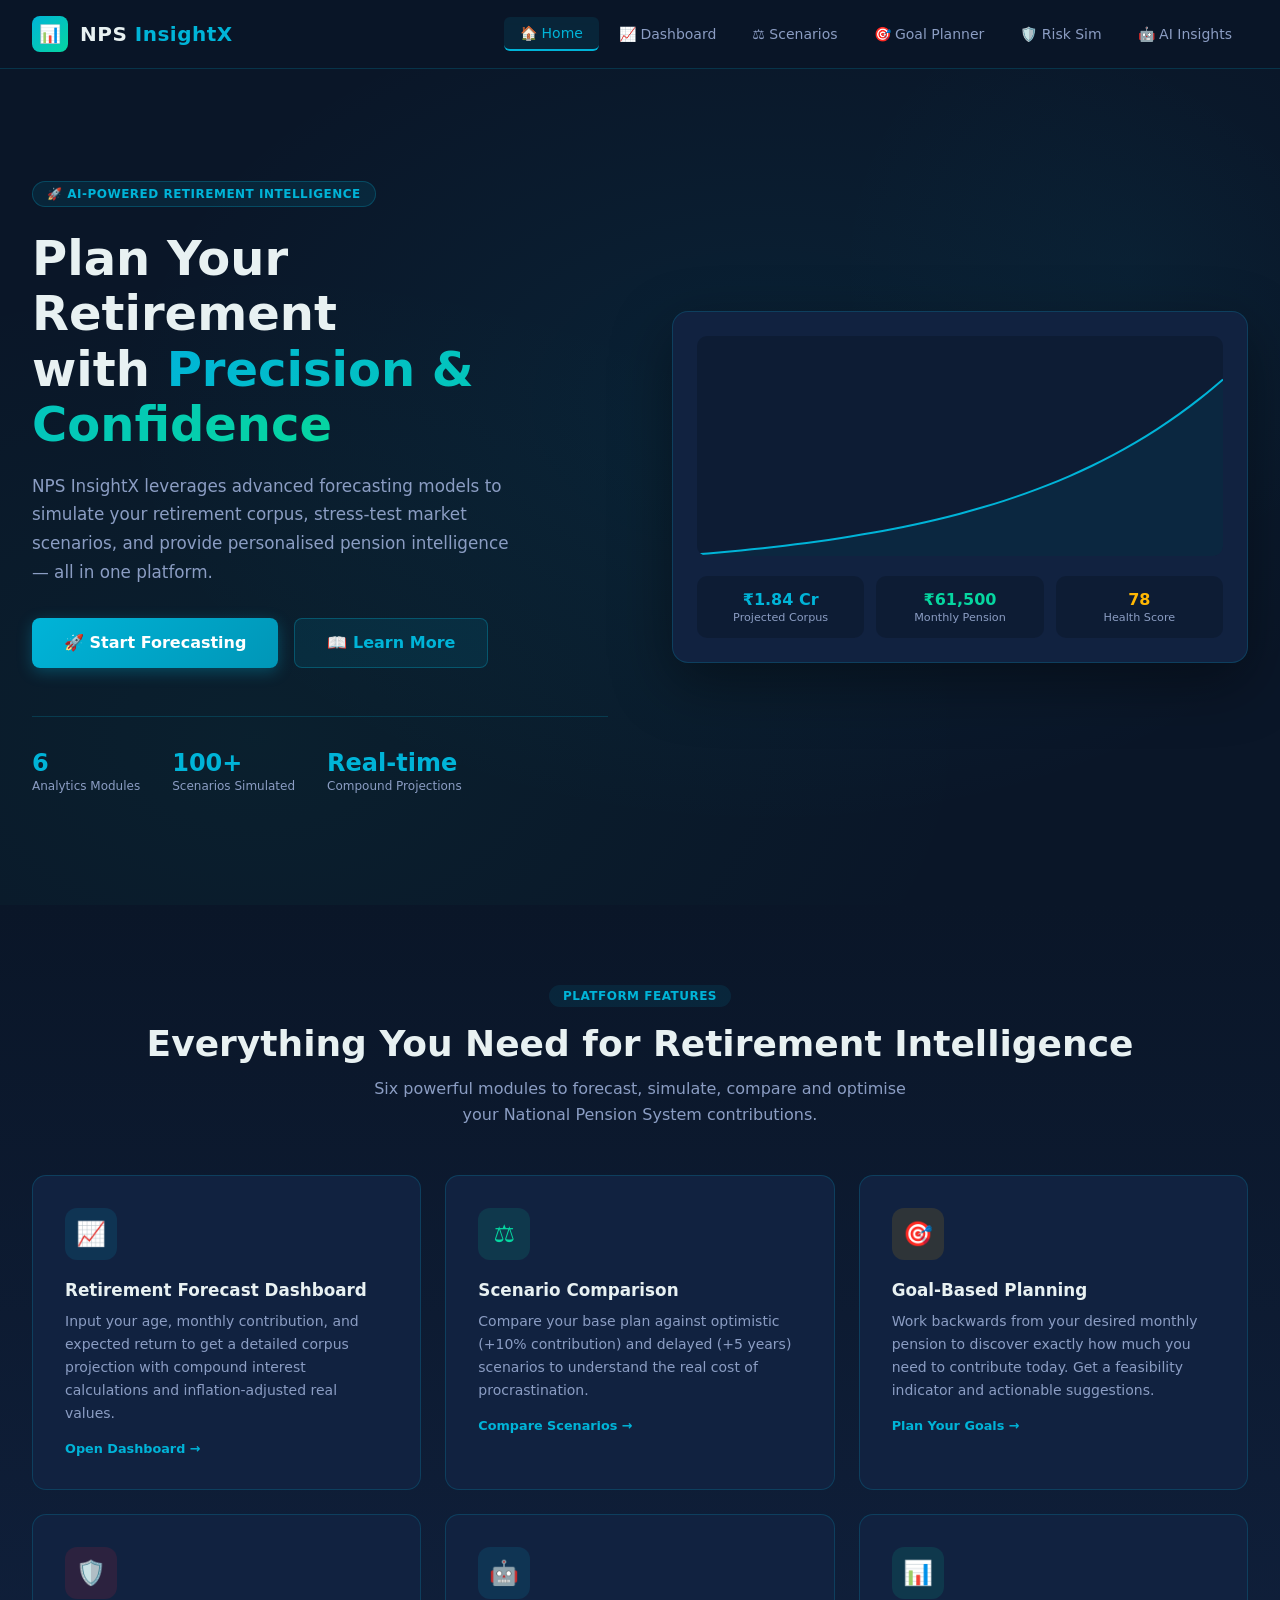
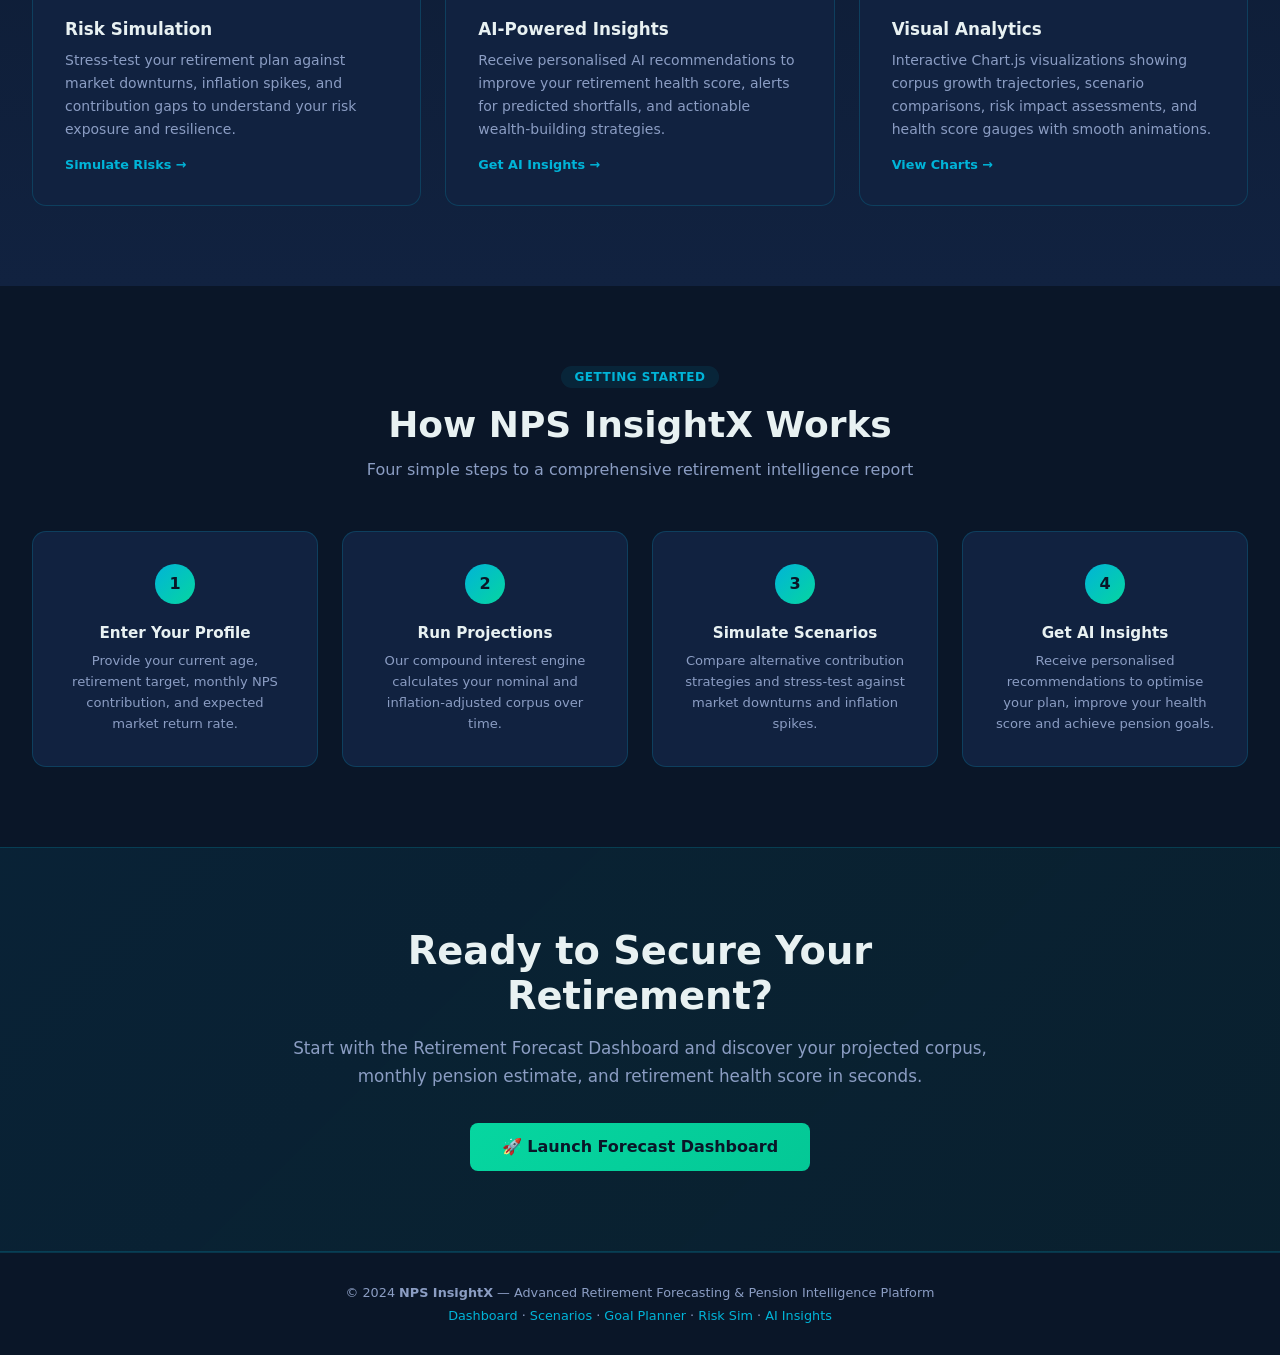
<file: index.html>
<!DOCTYPE html>
<html lang="en">
<head>
  <meta charset="UTF-8" />
  <meta name="viewport" content="width=device-width, initial-scale=1.0" />
  <title>NPS InsightX – Advanced Retirement Forecasting Platform</title>
  <link rel="stylesheet" href="css/styles.css" />
  <link rel="stylesheet" href="css/landing.css" />
</head>
<body>

  <!-- Navigation -->
  <nav class="navbar">
    <a class="navbar-brand" href="index.html">
      <div class="brand-icon">📊</div>
      <span class="brand-text">NPS <span>InsightX</span></span>
    </a>
    <ul class="nav-links" id="navLinks">
      <li><a href="index.html" class="active">🏠 Home</a></li>
      <li><a href="dashboard.html">📈 Dashboard</a></li>
      <li><a href="scenario.html">⚖️ Scenarios</a></li>
      <li><a href="goal.html">🎯 Goal Planner</a></li>
      <li><a href="risk.html">🛡️ Risk Sim</a></li>
      <li><a href="insights.html">🤖 AI Insights</a></li>
    </ul>
    <div class="hamburger" id="hamburger">
      <span></span><span></span><span></span>
    </div>
  </nav>

  <!-- Hero Section -->
  <section class="hero">
    <div class="hero-inner">
      <div class="hero-content fade-in">
        <div class="hero-badge">🚀 AI-Powered Retirement Intelligence</div>
        <h1 class="hero-title">
          Plan Your Retirement<br />
          with <span class="highlight">Precision & Confidence</span>
        </h1>
        <p class="hero-desc">
          NPS InsightX leverages advanced forecasting models to simulate your retirement corpus,
          stress-test market scenarios, and provide personalised pension intelligence — all in one platform.
        </p>
        <div class="hero-actions">
          <a href="dashboard.html" class="btn btn-primary btn-lg">
            🚀 Start Forecasting
          </a>
          <a href="#features" class="btn btn-secondary btn-lg">
            📖 Learn More
          </a>
        </div>
        <div class="hero-stats">
          <div>
            <div class="hero-stat-val">6</div>
            <div class="hero-stat-label">Analytics Modules</div>
          </div>
          <div>
            <div class="hero-stat-val">100+</div>
            <div class="hero-stat-label">Scenarios Simulated</div>
          </div>
          <div>
            <div class="hero-stat-val">Real-time</div>
            <div class="hero-stat-label">Compound Projections</div>
          </div>
        </div>
      </div>

      <!-- Hero Visual Card -->
      <div class="hero-visual fade-in fade-in-delay">
        <div class="hero-card">
          <div class="hero-chart-placeholder">
            <canvas id="heroChart"></canvas>
          </div>
          <div class="mini-kpis">
            <div class="mini-kpi">
              <div class="mini-kpi-val" id="heroCorpus">₹1.84 Cr</div>
              <div class="mini-kpi-label">Projected Corpus</div>
            </div>
            <div class="mini-kpi">
              <div class="mini-kpi-val green" id="heroPension">₹61,500</div>
              <div class="mini-kpi-label">Monthly Pension</div>
            </div>
            <div class="mini-kpi">
              <div class="mini-kpi-val yellow" id="heroScore">78</div>
              <div class="mini-kpi-label">Health Score</div>
            </div>
          </div>
        </div>
      </div>
    </div>
  </section>

  <!-- Features Section -->
  <section class="features" id="features">
    <div class="features-inner">
      <div class="section-header fade-in">
        <div class="section-tag">Platform Features</div>
        <h2 class="section-title">Everything You Need for Retirement Intelligence</h2>
        <p class="section-subtitle">
          Six powerful modules to forecast, simulate, compare and optimise your National Pension System contributions.
        </p>
      </div>

      <div class="features-grid">
        <div class="feature-card fade-in">
          <div class="feature-icon" style="background:rgba(0,180,216,0.12);color:var(--teal)">📈</div>
          <h3 class="feature-title">Retirement Forecast Dashboard</h3>
          <p class="feature-desc">
            Input your age, monthly contribution, and expected return to get a detailed corpus projection
            with compound interest calculations and inflation-adjusted real values.
          </p>
          <a href="dashboard.html" class="feature-link">Open Dashboard →</a>
        </div>

        <div class="feature-card fade-in fade-in-delay">
          <div class="feature-icon" style="background:rgba(6,214,160,0.12);color:var(--accent)">⚖️</div>
          <h3 class="feature-title">Scenario Comparison</h3>
          <p class="feature-desc">
            Compare your base plan against optimistic (+10% contribution) and delayed (+5 years) scenarios
            to understand the real cost of procrastination.
          </p>
          <a href="scenario.html" class="feature-link">Compare Scenarios →</a>
        </div>

        <div class="feature-card fade-in fade-in-delay-2">
          <div class="feature-icon" style="background:rgba(255,183,3,0.12);color:var(--accent-warn)">🎯</div>
          <h3 class="feature-title">Goal-Based Planning</h3>
          <p class="feature-desc">
            Work backwards from your desired monthly pension to discover exactly how much you need to
            contribute today. Get a feasibility indicator and actionable suggestions.
          </p>
          <a href="goal.html" class="feature-link">Plan Your Goals →</a>
        </div>

        <div class="feature-card fade-in">
          <div class="feature-icon" style="background:rgba(239,35,60,0.12);color:var(--accent-danger)">🛡️</div>
          <h3 class="feature-title">Risk Simulation</h3>
          <p class="feature-desc">
            Stress-test your retirement plan against market downturns, inflation spikes, and contribution
            gaps to understand your risk exposure and resilience.
          </p>
          <a href="risk.html" class="feature-link">Simulate Risks →</a>
        </div>

        <div class="feature-card fade-in fade-in-delay">
          <div class="feature-icon" style="background:rgba(0,180,216,0.12);color:var(--teal)">🤖</div>
          <h3 class="feature-title">AI-Powered Insights</h3>
          <p class="feature-desc">
            Receive personalised AI recommendations to improve your retirement health score,
            alerts for predicted shortfalls, and actionable wealth-building strategies.
          </p>
          <a href="insights.html" class="feature-link">Get AI Insights →</a>
        </div>

        <div class="feature-card fade-in fade-in-delay-2">
          <div class="feature-icon" style="background:rgba(6,214,160,0.12);color:var(--accent)">📊</div>
          <h3 class="feature-title">Visual Analytics</h3>
          <p class="feature-desc">
            Interactive Chart.js visualizations showing corpus growth trajectories, scenario comparisons,
            risk impact assessments, and health score gauges with smooth animations.
          </p>
          <a href="dashboard.html" class="feature-link">View Charts →</a>
        </div>
      </div>
    </div>
  </section>

  <!-- How It Works -->
  <section class="how-it-works">
    <div class="how-it-works-inner">
      <div class="section-header fade-in">
        <div class="section-tag">Getting Started</div>
        <h2 class="section-title">How NPS InsightX Works</h2>
        <p class="section-subtitle">Four simple steps to a comprehensive retirement intelligence report</p>
      </div>

      <div class="steps-grid">
        <div class="step-card fade-in">
          <div class="step-number">1</div>
          <h3 class="step-title">Enter Your Profile</h3>
          <p class="step-desc">Provide your current age, retirement target, monthly NPS contribution, and expected market return rate.</p>
        </div>
        <div class="step-card fade-in fade-in-delay">
          <div class="step-number">2</div>
          <h3 class="step-title">Run Projections</h3>
          <p class="step-desc">Our compound interest engine calculates your nominal and inflation-adjusted corpus over time.</p>
        </div>
        <div class="step-card fade-in fade-in-delay-2">
          <div class="step-number">3</div>
          <h3 class="step-title">Simulate Scenarios</h3>
          <p class="step-desc">Compare alternative contribution strategies and stress-test against market downturns and inflation spikes.</p>
        </div>
        <div class="step-card fade-in fade-in-delay-3">
          <div class="step-number">4</div>
          <h3 class="step-title">Get AI Insights</h3>
          <p class="step-desc">Receive personalised recommendations to optimise your plan, improve your health score and achieve pension goals.</p>
        </div>
      </div>
    </div>
  </section>

  <!-- CTA Section -->
  <section class="cta-section">
    <div class="cta-inner fade-in">
      <h2 class="cta-title">Ready to Secure Your Retirement?</h2>
      <p class="cta-desc">
        Start with the Retirement Forecast Dashboard and discover your projected corpus,
        monthly pension estimate, and retirement health score in seconds.
      </p>
      <a href="dashboard.html" class="btn btn-accent btn-lg">
        🚀 Launch Forecast Dashboard
      </a>
    </div>
  </section>

  <!-- Footer -->
  <footer>
    <p>© 2024 <strong>NPS InsightX</strong> — Advanced Retirement Forecasting &amp; Pension Intelligence Platform</p>
    <p style="margin-top:0.5rem">
      <a href="dashboard.html">Dashboard</a> ·
      <a href="scenario.html">Scenarios</a> ·
      <a href="goal.html">Goal Planner</a> ·
      <a href="risk.html">Risk Sim</a> ·
      <a href="insights.html">AI Insights</a>
    </p>
  </footer>

  <script src="js/vendor/chart.umd.min.js"></script>
  <script src="js/main.js"></script>
  <script>
    // Hero chart demo
    document.addEventListener('DOMContentLoaded', () => {
      const ctx = document.getElementById('heroChart');
      if (!ctx) return;
      const labels = [];
      const data = [];
      for (let y = 1; y <= 25; y++) {
        labels.push("Yr " + y);
        const months = y * 12;
        const r = 0.10 / 12;
        data.push(Math.round(15000 * ((Math.pow(1 + r, months) - 1) / r) * (1 + r)));
      }
      new Chart(ctx, {
        type: 'line',
        data: {
          labels,
          datasets: [{
            label: 'Corpus Growth',
            data,
            borderColor: '#00b4d8',
            backgroundColor: 'rgba(0,180,216,0.08)',
            borderWidth: 2,
            fill: true,
            tension: 0.4,
            pointRadius: 0,
          }]
        },
        options: {
          ...getChartDefaults(),
          plugins: {
            legend: { display: false },
            tooltip: { enabled: false },
          },
          scales: {
            x: { display: false },
            y: { display: false },
          },
          animation: { duration: 1500 },
        }
      });
    });
  </script>
</body>
</html>
</file>
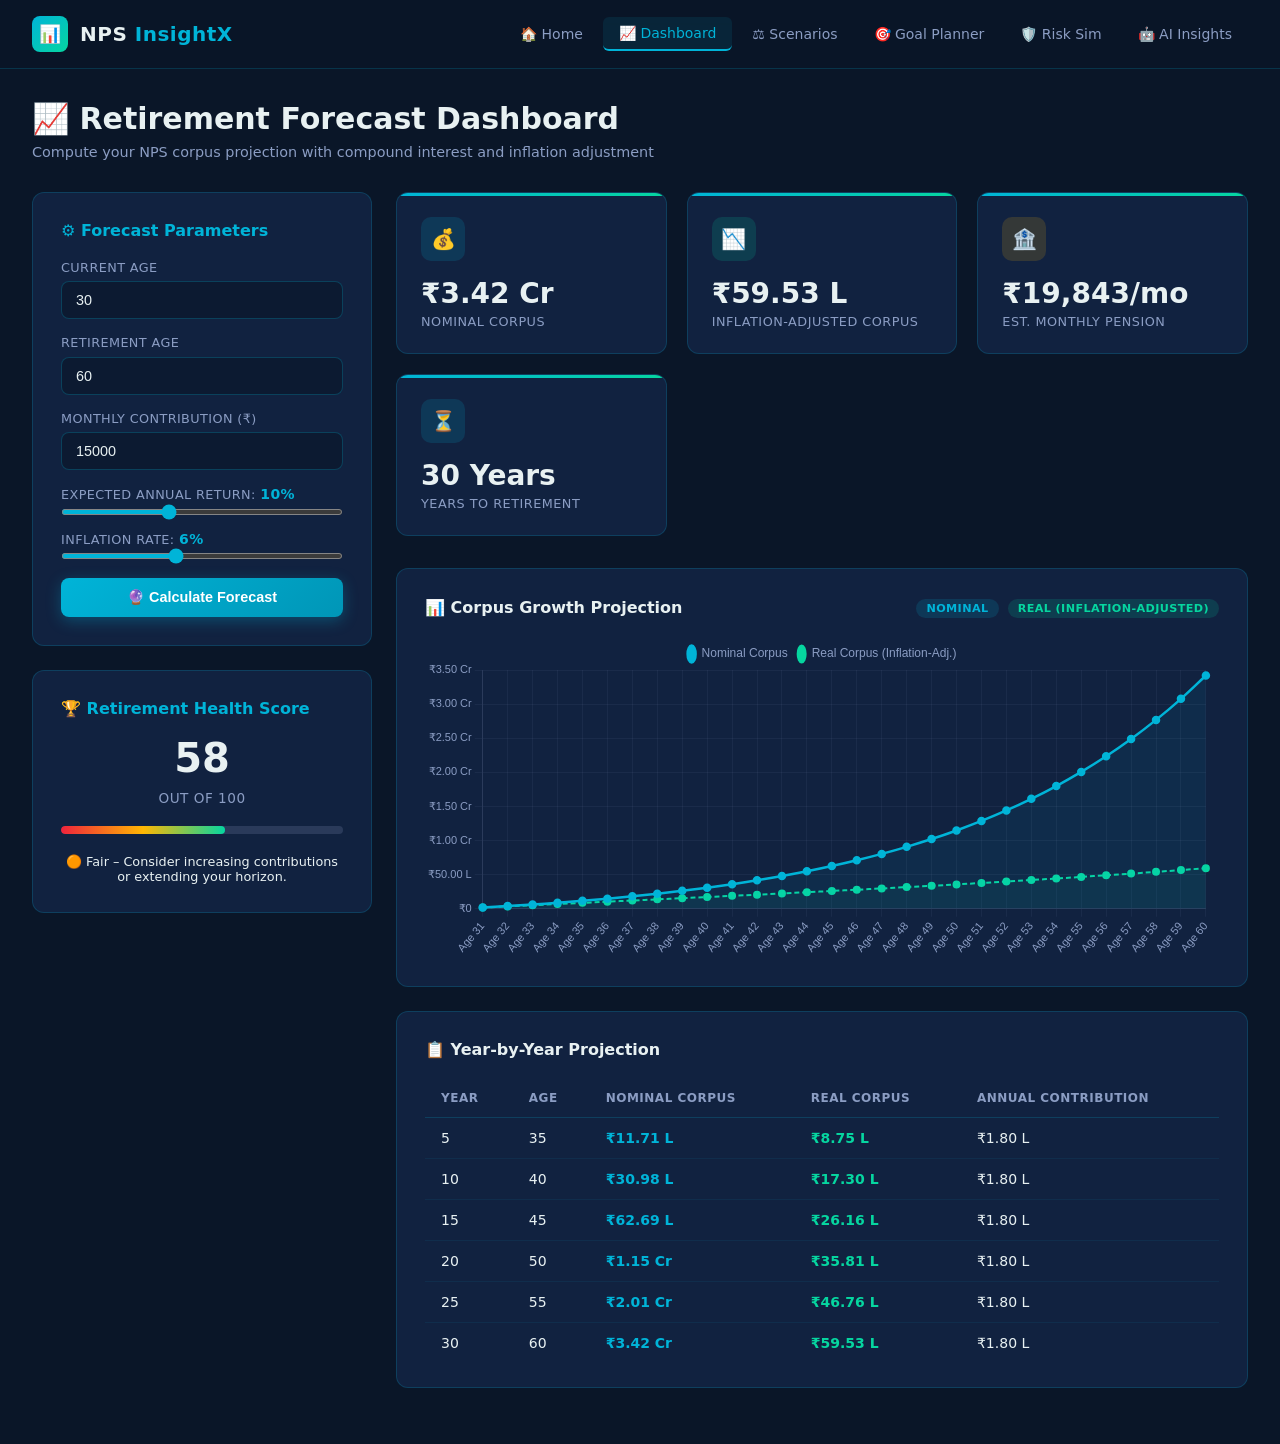
<file: dashboard.html>
<!DOCTYPE html>
<html lang="en">
<head>
  <meta charset="UTF-8" />
  <meta name="viewport" content="width=device-width, initial-scale=1.0" />
  <title>Retirement Forecast Dashboard – NPS InsightX</title>
  <link rel="stylesheet" href="css/styles.css" />
</head>
<body>

  <!-- Navigation -->
  <nav class="navbar">
    <a class="navbar-brand" href="index.html">
      <div class="brand-icon">📊</div>
      <span class="brand-text">NPS <span>InsightX</span></span>
    </a>
    <ul class="nav-links" id="navLinks">
      <li><a href="index.html">🏠 Home</a></li>
      <li><a href="dashboard.html" class="active">📈 Dashboard</a></li>
      <li><a href="scenario.html">⚖️ Scenarios</a></li>
      <li><a href="goal.html">🎯 Goal Planner</a></li>
      <li><a href="risk.html">🛡️ Risk Sim</a></li>
      <li><a href="insights.html">🤖 AI Insights</a></li>
    </ul>
    <div class="hamburger" id="hamburger">
      <span></span><span></span><span></span>
    </div>
  </nav>

  <div class="page-wrapper">
    <div class="page-header">
      <h1>📈 Retirement Forecast Dashboard</h1>
      <p>Compute your NPS corpus projection with compound interest and inflation adjustment</p>
    </div>

    <div class="sidebar-layout">
      <!-- Input Panel -->
      <div>
        <div class="panel fade-in">
          <div class="panel-title">⚙️ Forecast Parameters</div>
          <div class="form-grid" style="grid-template-columns:1fr">

            <div class="form-group">
              <label>Current Age</label>
              <input type="number" id="inputAge" value="30" min="18" max="65" />
            </div>

            <div class="form-group">
              <label>Retirement Age</label>
              <input type="number" id="inputRetirementAge" value="60" min="40" max="70" />
            </div>

            <div class="form-group">
              <label>Monthly Contribution (₹)</label>
              <input type="number" id="inputContrib" value="15000" min="500" step="500" />
            </div>

            <div class="form-group">
              <label>Expected Annual Return: <span class="range-value" id="returnLabel">10%</span></label>
              <input type="range" id="inputReturn" min="4" max="20" value="10" step="0.5" oninput="document.getElementById('returnLabel').textContent = this.value + '%'" />
            </div>

            <div class="form-group">
              <label>Inflation Rate: <span class="range-value" id="inflationLabel">6%</span></label>
              <input type="range" id="inputInflation" min="2" max="12" value="6" step="0.5" oninput="document.getElementById('inflationLabel').textContent = this.value + '%'" />
            </div>

          </div>
          <br />
          <button class="btn btn-primary btn-full" id="calcBtn" onclick="runForecast()">
            🔮 Calculate Forecast
          </button>
        </div>

        <!-- Gauge Panel -->
        <div class="panel fade-in" id="gaugePanel">
          <div class="panel-title">🏆 Retirement Health Score</div>
          <div class="gauge-wrapper">
            <div class="gauge-score" id="gaugeScore">--</div>
            <div class="gauge-label">out of 100</div>
            <div class="gauge-bar" style="width:100%;margin-top:0.5rem">
              <div class="gauge-fill" id="gaugeFill" style="width:0%"></div>
            </div>
            <div id="scoreInterpretation" style="font-size:0.8rem;color:var(--text-secondary);text-align:center;margin-top:0.5rem">
              Enter parameters and calculate to see your score.
            </div>
          </div>
        </div>
      </div>

      <!-- Output Area -->
      <div>
        <!-- KPI Cards -->
        <div class="kpi-grid fade-in" id="kpiSection">
          <div class="kpi-card">
            <div class="kpi-icon teal">💰</div>
            <div class="kpi-value" id="kpiCorpus">--</div>
            <div class="kpi-label">Nominal Corpus</div>
          </div>
          <div class="kpi-card">
            <div class="kpi-icon green">📉</div>
            <div class="kpi-value" id="kpiRealCorpus">--</div>
            <div class="kpi-label">Inflation-Adjusted Corpus</div>
          </div>
          <div class="kpi-card">
            <div class="kpi-icon yellow">🏦</div>
            <div class="kpi-value" id="kpiPension">--</div>
            <div class="kpi-label">Est. Monthly Pension</div>
          </div>
          <div class="kpi-card">
            <div class="kpi-icon teal">⏳</div>
            <div class="kpi-value" id="kpiYears">--</div>
            <div class="kpi-label">Years to Retirement</div>
          </div>
        </div>

        <!-- Chart -->
        <div class="chart-panel fade-in">
          <div class="chart-header">
            <div class="chart-title">📊 Corpus Growth Projection</div>
            <div>
              <span class="tag tag-teal" id="nominalTag">Nominal</span>
              <span class="tag tag-green" style="margin-left:4px" id="realTag">Real (Inflation-Adjusted)</span>
            </div>
          </div>
          <div class="chart-container" style="height:320px">
            <canvas id="corpusChart"></canvas>
          </div>
        </div>

        <!-- Year-by-Year Table -->
        <div class="chart-panel fade-in" id="tableSection" style="display:none">
          <div class="chart-header">
            <div class="chart-title">📋 Year-by-Year Projection</div>
            <span id="tableSubtitle" class="kpi-label"></span>
          </div>
          <div style="max-height:280px;overflow-y:auto">
            <table class="data-table" id="projectionTable">
              <thead>
                <tr>
                  <th>Year</th>
                  <th>Age</th>
                  <th>Nominal Corpus</th>
                  <th>Real Corpus</th>
                  <th>Annual Contribution</th>
                </tr>
              </thead>
              <tbody id="projectionBody"></tbody>
            </table>
          </div>
        </div>

      </div>
    </div>
  </div>

  <script src="js/vendor/chart.umd.min.js"></script>
  <script src="js/main.js"></script>
  <script src="js/dashboard.js"></script>
</body>
</html>
</file>
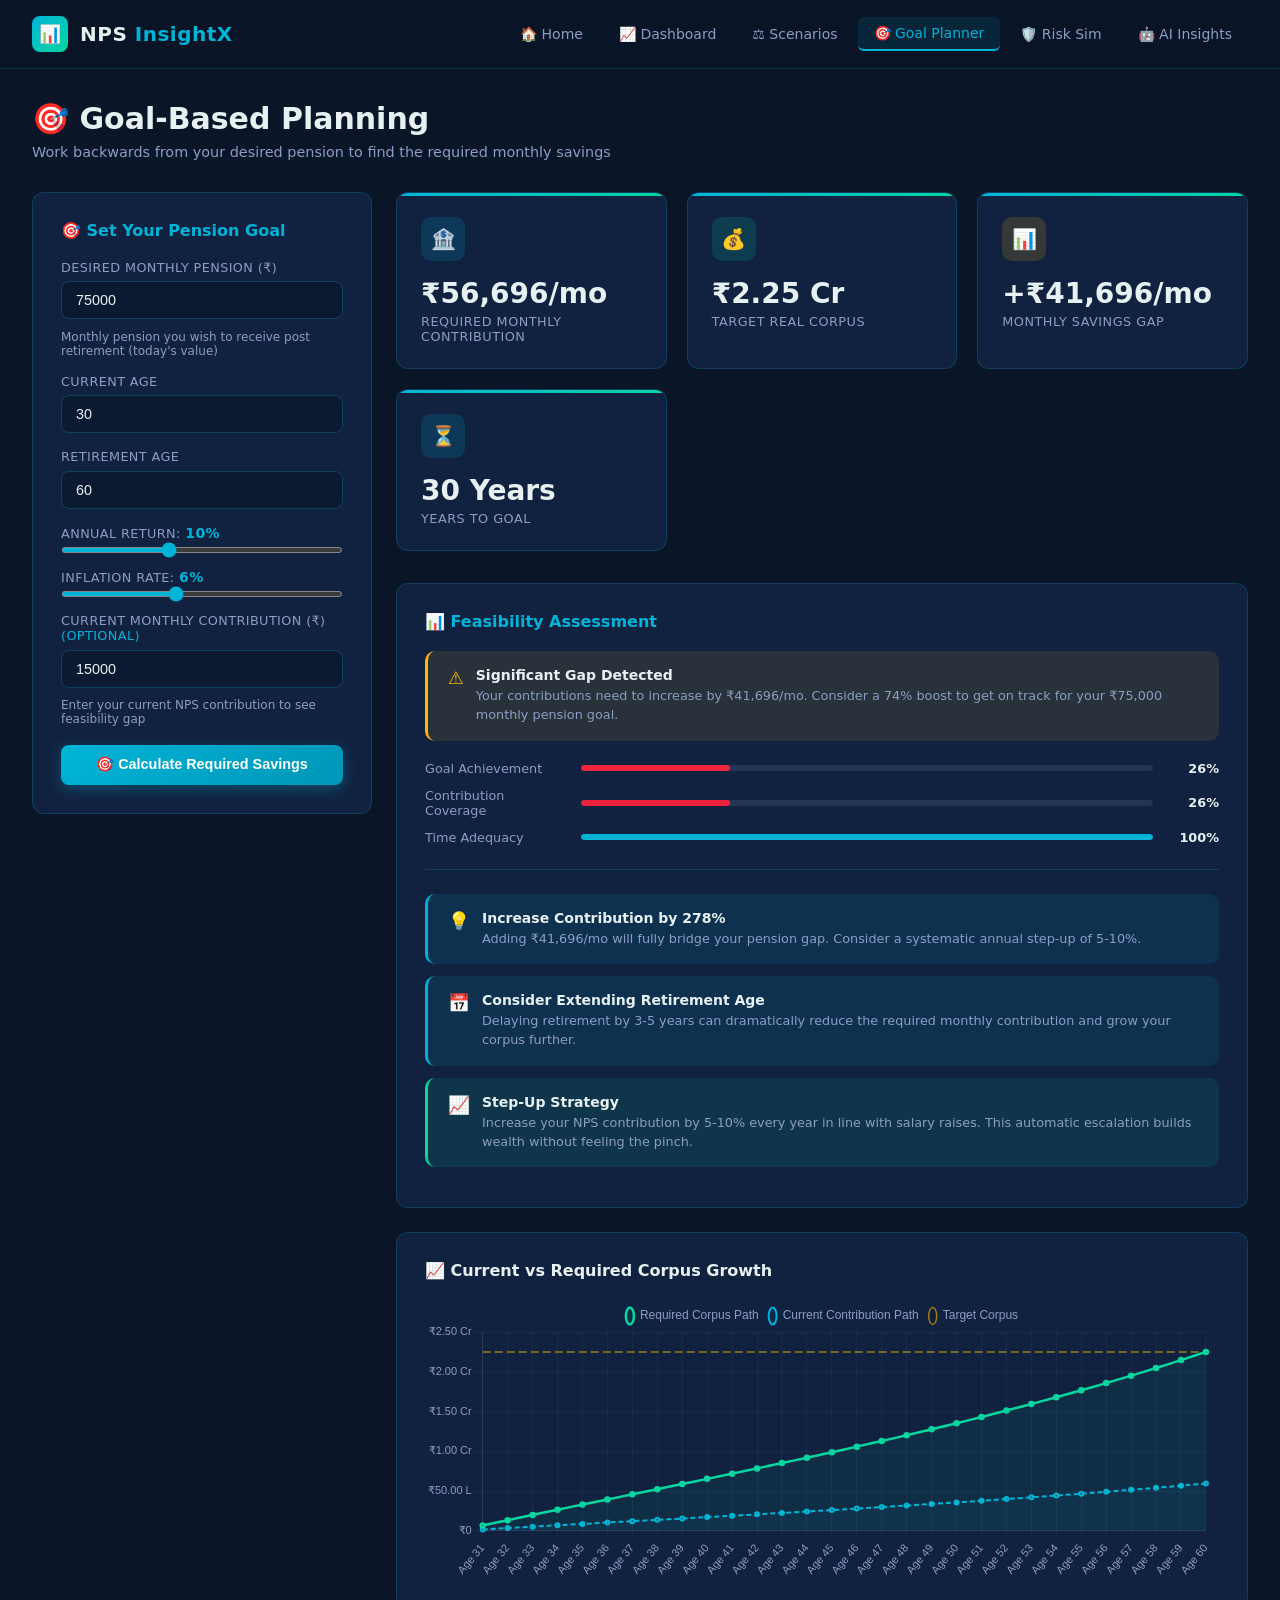
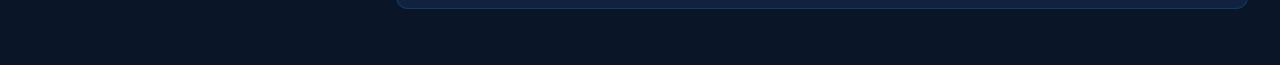
<file: goal.html>
<!DOCTYPE html>
<html lang="en">
<head>
  <meta charset="UTF-8" />
  <meta name="viewport" content="width=device-width, initial-scale=1.0" />
  <title>Goal-Based Planning – NPS InsightX</title>
  <link rel="stylesheet" href="css/styles.css" />
</head>
<body>

  <!-- Navigation -->
  <nav class="navbar">
    <a class="navbar-brand" href="index.html">
      <div class="brand-icon">📊</div>
      <span class="brand-text">NPS <span>InsightX</span></span>
    </a>
    <ul class="nav-links" id="navLinks">
      <li><a href="index.html">🏠 Home</a></li>
      <li><a href="dashboard.html">📈 Dashboard</a></li>
      <li><a href="scenario.html">⚖️ Scenarios</a></li>
      <li><a href="goal.html" class="active">🎯 Goal Planner</a></li>
      <li><a href="risk.html">🛡️ Risk Sim</a></li>
      <li><a href="insights.html">🤖 AI Insights</a></li>
    </ul>
    <div class="hamburger" id="hamburger">
      <span></span><span></span><span></span>
    </div>
  </nav>

  <div class="page-wrapper">
    <div class="page-header">
      <h1>🎯 Goal-Based Planning</h1>
      <p>Work backwards from your desired pension to find the required monthly savings</p>
    </div>

    <div class="sidebar-layout">
      <!-- Input Panel -->
      <div>
        <div class="panel fade-in">
          <div class="panel-title">🎯 Set Your Pension Goal</div>
          <div class="form-grid" style="grid-template-columns:1fr">
            <div class="form-group">
              <label>Desired Monthly Pension (₹)</label>
              <input type="number" id="goalPension" value="75000" min="5000" step="1000" />
              <span class="tooltip-text">Monthly pension you wish to receive post retirement (today's value)</span>
            </div>
            <div class="form-group">
              <label>Current Age</label>
              <input type="number" id="goalAge" value="30" min="18" max="65" />
            </div>
            <div class="form-group">
              <label>Retirement Age</label>
              <input type="number" id="goalRetAge" value="60" min="40" max="70" />
            </div>
            <div class="form-group">
              <label>Annual Return: <span class="range-value" id="goalReturnLabel">10%</span></label>
              <input type="range" id="goalReturn" min="4" max="20" value="10" step="0.5"
                oninput="document.getElementById('goalReturnLabel').textContent = this.value + '%'" />
            </div>
            <div class="form-group">
              <label>Inflation Rate: <span class="range-value" id="goalInflationLabel">6%</span></label>
              <input type="range" id="goalInflation" min="2" max="12" value="6" step="0.5"
                oninput="document.getElementById('goalInflationLabel').textContent = this.value + '%'" />
            </div>
            <div class="form-group">
              <label>Current Monthly Contribution (₹) <span style="color:var(--teal)">(optional)</span></label>
              <input type="number" id="goalCurrentContrib" value="15000" min="0" step="500" placeholder="0" />
              <span class="tooltip-text">Enter your current NPS contribution to see feasibility gap</span>
            </div>
          </div>
          <br />
          <button class="btn btn-primary btn-full" onclick="runGoalPlanner()">
            🎯 Calculate Required Savings
          </button>
        </div>
      </div>

      <!-- Results Area -->
      <div>
        <!-- KPI Cards -->
        <div class="kpi-grid fade-in">
          <div class="kpi-card">
            <div class="kpi-icon teal">🏦</div>
            <div class="kpi-value" id="goalRequiredContrib">--</div>
            <div class="kpi-label">Required Monthly Contribution</div>
          </div>
          <div class="kpi-card">
            <div class="kpi-icon green">💰</div>
            <div class="kpi-value" id="goalTargetCorpus">--</div>
            <div class="kpi-label">Target Real Corpus</div>
          </div>
          <div class="kpi-card">
            <div class="kpi-icon yellow">📊</div>
            <div class="kpi-value" id="goalGap">--</div>
            <div class="kpi-label">Monthly Savings Gap</div>
          </div>
          <div class="kpi-card">
            <div class="kpi-icon teal">⏳</div>
            <div class="kpi-value" id="goalYears">--</div>
            <div class="kpi-label">Years to Goal</div>
          </div>
        </div>

        <!-- Feasibility Panel -->
        <div class="panel fade-in" id="feasibilityPanel">
          <div class="panel-title">📊 Feasibility Assessment</div>

          <div id="feasibilityBanner" class="alert alert-info" style="margin-bottom:1.25rem">
            <div class="alert-icon" id="feasBannerIcon">💡</div>
            <div class="alert-body">
              <h4 id="feasBannerTitle">Enter details to see feasibility</h4>
              <p id="feasBannerText">Fill in your goal and click Calculate.</p>
            </div>
          </div>

          <div class="indicator-bar">
            <div class="indicator-label">Goal Achievement</div>
            <div class="indicator-track">
              <div class="indicator-fill teal" id="goalAchieveFill" style="width:0%"></div>
            </div>
            <div class="indicator-val" id="goalAchieveVal">0%</div>
          </div>
          <div class="indicator-bar">
            <div class="indicator-label">Contribution Coverage</div>
            <div class="indicator-track">
              <div class="indicator-fill green" id="contribCovFill" style="width:0%"></div>
            </div>
            <div class="indicator-val" id="contribCovVal">0%</div>
          </div>
          <div class="indicator-bar">
            <div class="indicator-label">Time Adequacy</div>
            <div class="indicator-track">
              <div class="indicator-fill yellow" id="timeAdequacyFill" style="width:0%"></div>
            </div>
            <div class="indicator-val" id="timeAdequacyVal">0%</div>
          </div>

          <hr class="divider" />

          <div id="suggestions"></div>
        </div>

        <!-- Chart Panel -->
        <div class="chart-panel fade-in">
          <div class="chart-header">
            <div class="chart-title">📈 Current vs Required Corpus Growth</div>
          </div>
          <div class="chart-container" style="height:280px">
            <canvas id="goalChart"></canvas>
          </div>
        </div>
      </div>
    </div>
  </div>

  <script src="js/vendor/chart.umd.min.js"></script>
  <script src="js/main.js"></script>
  <script src="js/goal.js"></script>
</body>
</html>
</file>
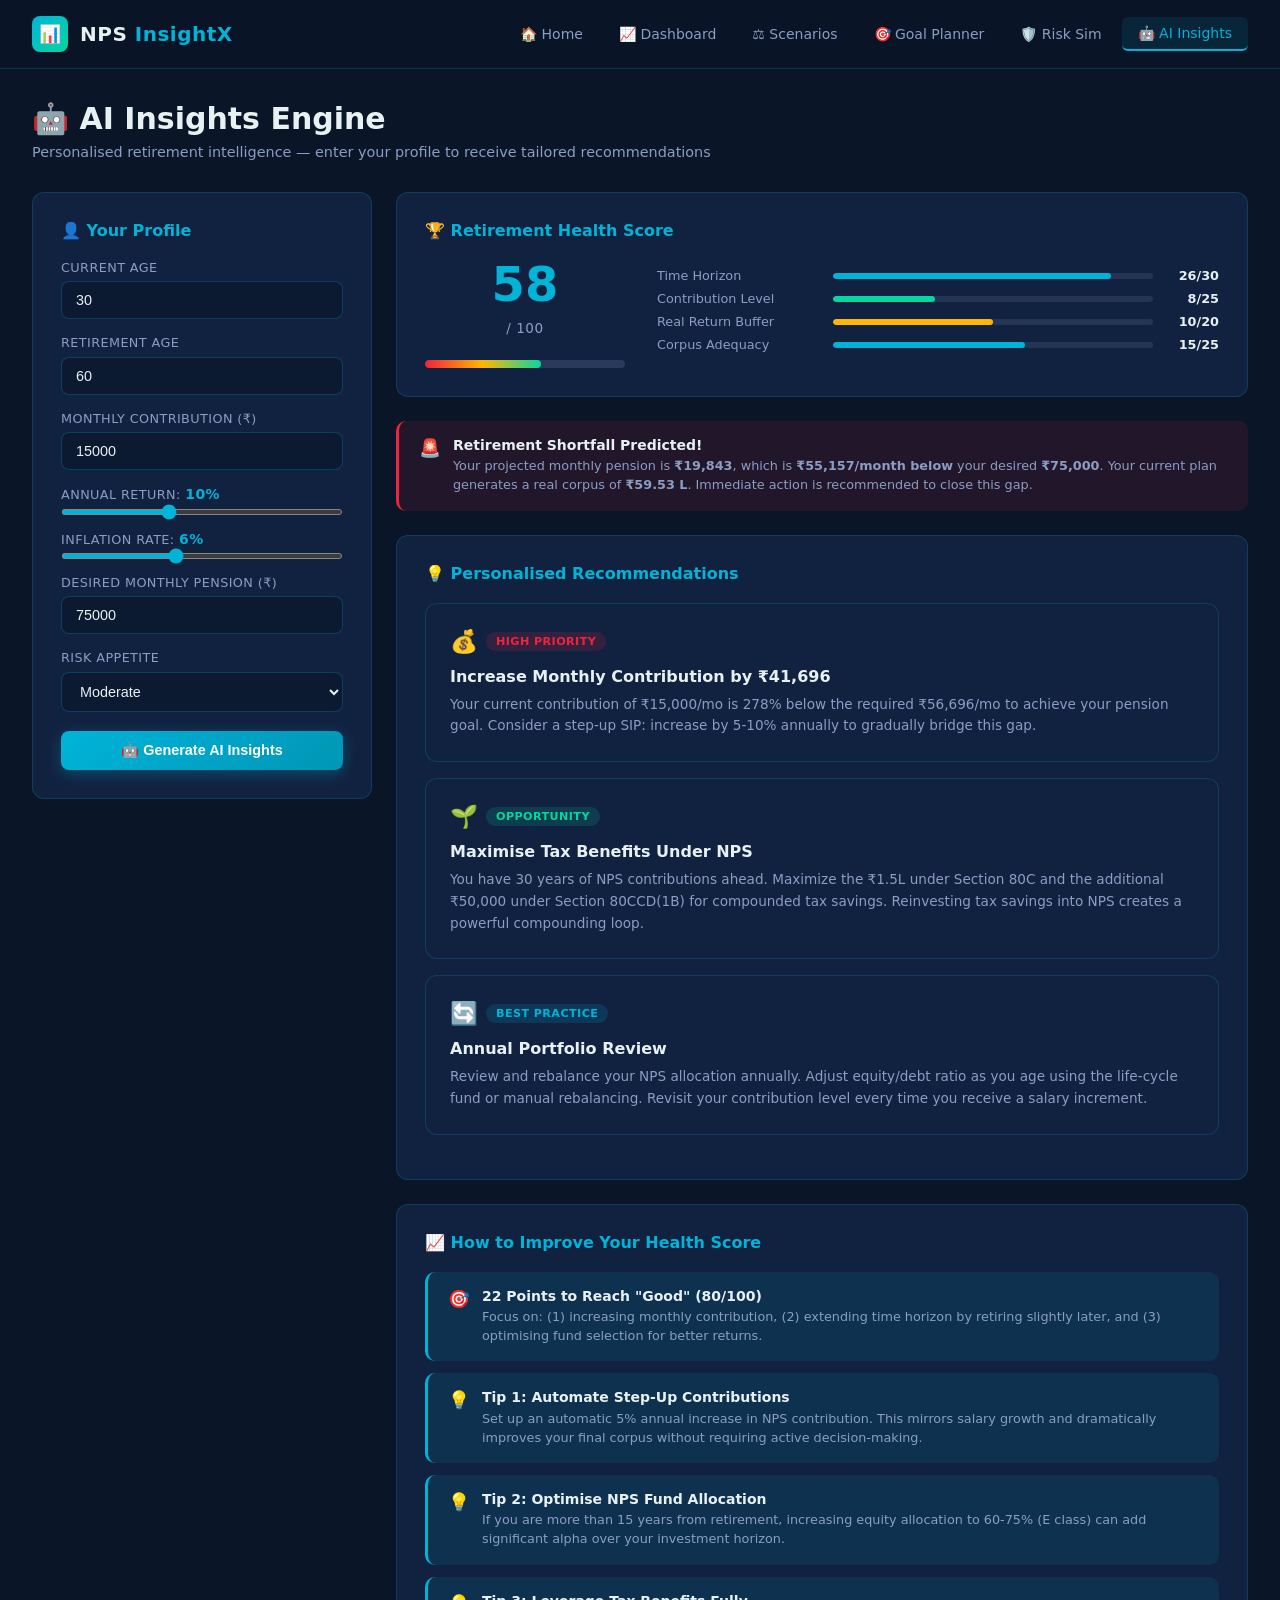
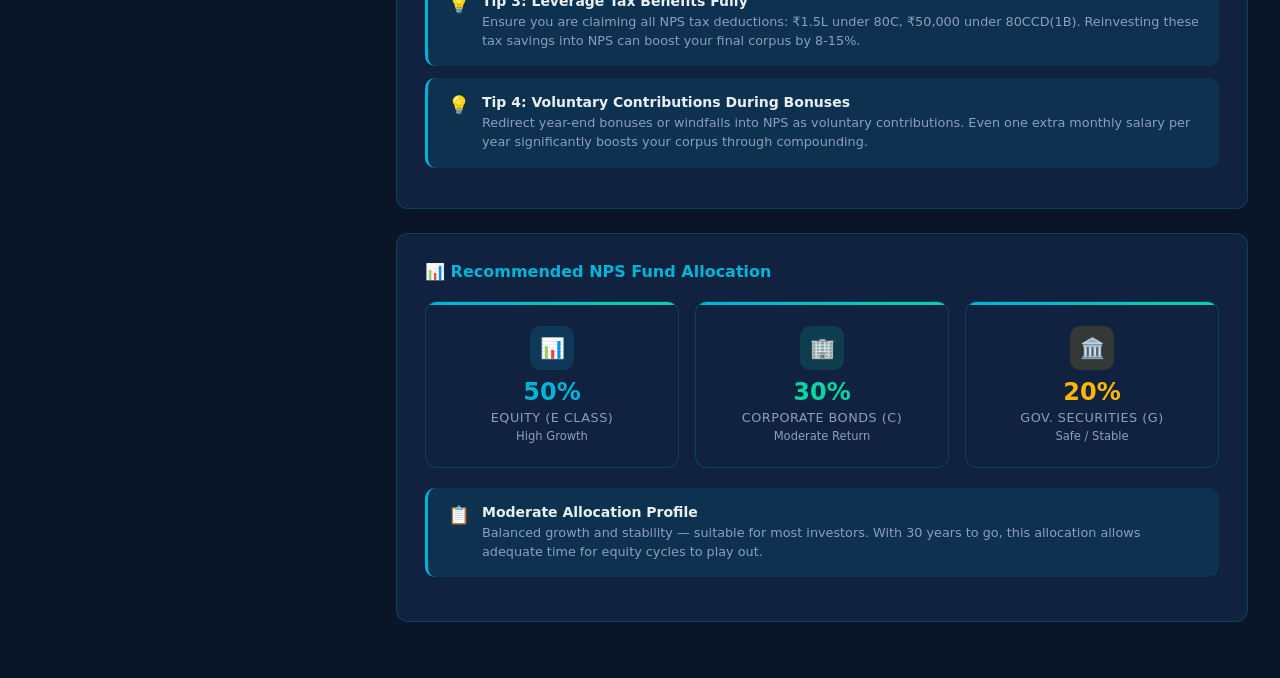
<file: insights.html>
<!DOCTYPE html>
<html lang="en">
<head>
  <meta charset="UTF-8" />
  <meta name="viewport" content="width=device-width, initial-scale=1.0" />
  <title>AI Insights – NPS InsightX</title>
  <link rel="stylesheet" href="css/styles.css" />
</head>
<body>

  <!-- Navigation -->
  <nav class="navbar">
    <a class="navbar-brand" href="index.html">
      <div class="brand-icon">📊</div>
      <span class="brand-text">NPS <span>InsightX</span></span>
    </a>
    <ul class="nav-links" id="navLinks">
      <li><a href="index.html">🏠 Home</a></li>
      <li><a href="dashboard.html">📈 Dashboard</a></li>
      <li><a href="scenario.html">⚖️ Scenarios</a></li>
      <li><a href="goal.html">🎯 Goal Planner</a></li>
      <li><a href="risk.html">🛡️ Risk Sim</a></li>
      <li><a href="insights.html" class="active">🤖 AI Insights</a></li>
    </ul>
    <div class="hamburger" id="hamburger">
      <span></span><span></span><span></span>
    </div>
  </nav>

  <div class="page-wrapper">
    <div class="page-header">
      <h1>🤖 AI Insights Engine</h1>
      <p>Personalised retirement intelligence — enter your profile to receive tailored recommendations</p>
    </div>

    <div class="sidebar-layout">
      <!-- Input Panel -->
      <div>
        <div class="panel fade-in">
          <div class="panel-title">👤 Your Profile</div>
          <div class="form-grid" style="grid-template-columns:1fr">
            <div class="form-group">
              <label>Current Age</label>
              <input type="number" id="aiAge" value="30" min="18" max="65" />
            </div>
            <div class="form-group">
              <label>Retirement Age</label>
              <input type="number" id="aiRetAge" value="60" min="40" max="70" />
            </div>
            <div class="form-group">
              <label>Monthly Contribution (₹)</label>
              <input type="number" id="aiContrib" value="15000" min="500" step="500" />
            </div>
            <div class="form-group">
              <label>Annual Return: <span class="range-value" id="aiReturnLabel">10%</span></label>
              <input type="range" id="aiReturn" min="4" max="20" value="10" step="0.5"
                oninput="document.getElementById('aiReturnLabel').textContent = this.value + '%'" />
            </div>
            <div class="form-group">
              <label>Inflation Rate: <span class="range-value" id="aiInflationLabel">6%</span></label>
              <input type="range" id="aiInflation" min="2" max="12" value="6" step="0.5"
                oninput="document.getElementById('aiInflationLabel').textContent = this.value + '%'" />
            </div>
            <div class="form-group">
              <label>Desired Monthly Pension (₹)</label>
              <input type="number" id="aiDesiredPension" value="75000" min="5000" step="1000" />
            </div>
            <div class="form-group">
              <label>Risk Appetite</label>
              <select id="aiRiskAppetite">
                <option value="conservative">Conservative (Low Risk)</option>
                <option value="moderate" selected>Moderate</option>
                <option value="aggressive">Aggressive (High Growth)</option>
              </select>
            </div>
          </div>
          <br />
          <button class="btn btn-primary btn-full" onclick="runAIInsights()">
            🤖 Generate AI Insights
          </button>
        </div>
      </div>

      <!-- Insights Area -->
      <div>

        <!-- Health Score Card -->
        <div class="panel fade-in" id="aiScorePanel">
          <div class="panel-title">🏆 Retirement Health Score</div>
          <div style="display:flex;gap:2rem;align-items:center;flex-wrap:wrap">
            <div class="gauge-wrapper" style="flex:0 0 auto">
              <div class="gauge-score" id="aiGaugeScore" style="font-size:3rem;color:var(--teal)">--</div>
              <div class="gauge-label">/ 100</div>
              <div class="gauge-bar" style="width:200px;margin-top:0.75rem">
                <div class="gauge-fill" id="aiGaugeFill" style="width:0%"></div>
              </div>
            </div>
            <div style="flex:1;min-width:200px">
              <div id="aiScoreBreakdown"></div>
            </div>
          </div>
        </div>

        <!-- Shortfall Alert -->
        <div id="aiShortfallAlert" style="display:none"></div>

        <!-- Personalized Suggestions -->
        <div class="panel fade-in" id="aiSuggestionsPanel">
          <div class="panel-title">💡 Personalised Recommendations</div>
          <div id="aiSuggestions">
            <p style="color:var(--text-secondary);font-size:0.875rem">Enter your profile and click Generate AI Insights.</p>
          </div>
        </div>

        <!-- Improve Health Score Tips -->
        <div class="panel fade-in" id="aiTipsPanel">
          <div class="panel-title">📈 How to Improve Your Health Score</div>
          <div id="aiTips">
            <p style="color:var(--text-secondary);font-size:0.875rem">Generate insights to see personalised tips.</p>
          </div>
        </div>

        <!-- NPS Fund Allocation -->
        <div class="panel fade-in">
          <div class="panel-title">📊 Recommended NPS Fund Allocation</div>
          <div id="aiAllocation">
            <p style="color:var(--text-secondary);font-size:0.875rem">Generate insights to see allocation advice.</p>
          </div>
        </div>

      </div>
    </div>
  </div>

  <script src="js/vendor/chart.umd.min.js"></script>
  <script src="js/main.js"></script>
  <script src="js/insights.js"></script>
</body>
</html>
</file>
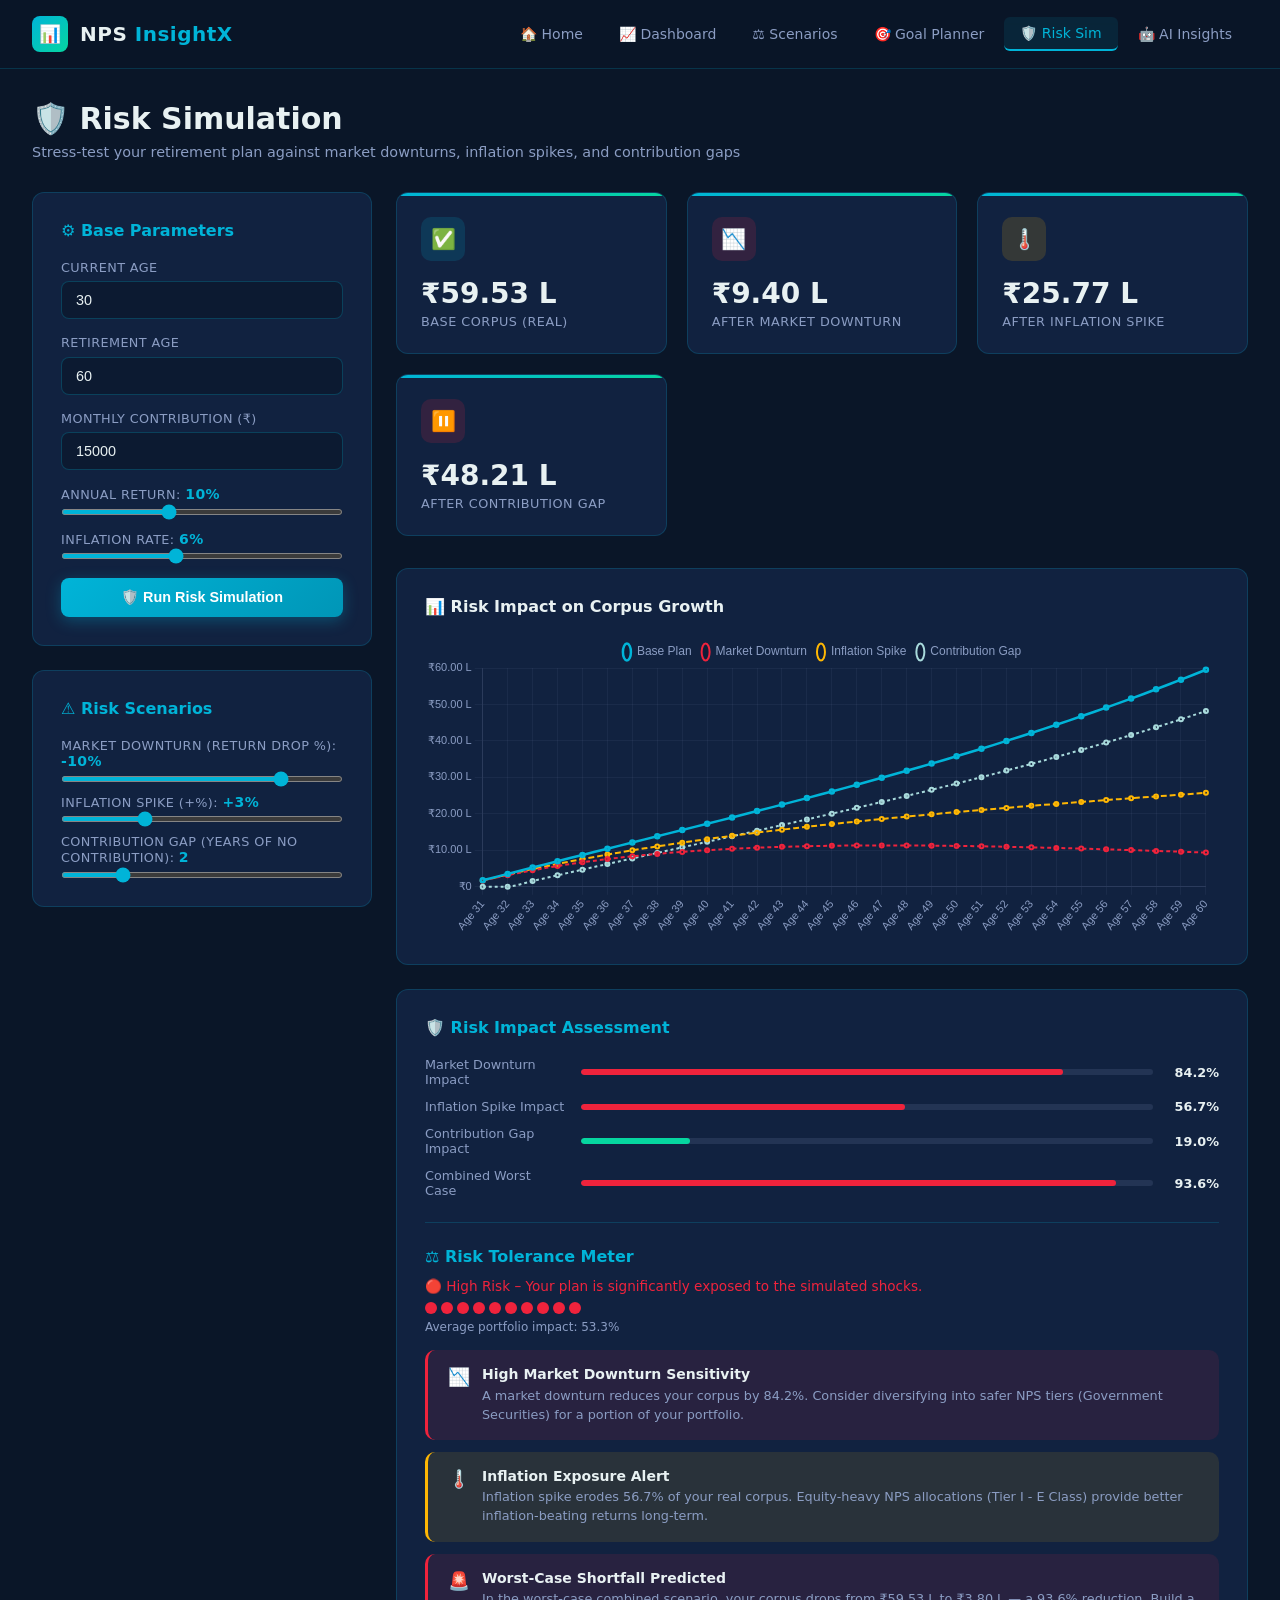
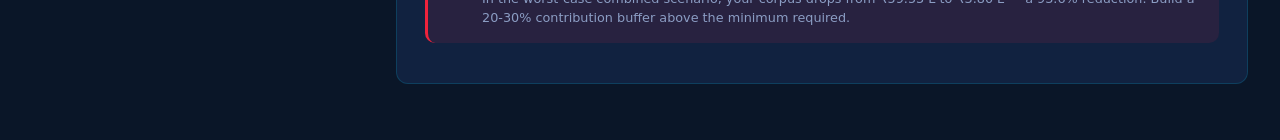
<file: risk.html>
<!DOCTYPE html>
<html lang="en">
<head>
  <meta charset="UTF-8" />
  <meta name="viewport" content="width=device-width, initial-scale=1.0" />
  <title>Risk Simulation – NPS InsightX</title>
  <link rel="stylesheet" href="css/styles.css" />
</head>
<body>

  <!-- Navigation -->
  <nav class="navbar">
    <a class="navbar-brand" href="index.html">
      <div class="brand-icon">📊</div>
      <span class="brand-text">NPS <span>InsightX</span></span>
    </a>
    <ul class="nav-links" id="navLinks">
      <li><a href="index.html">🏠 Home</a></li>
      <li><a href="dashboard.html">📈 Dashboard</a></li>
      <li><a href="scenario.html">⚖️ Scenarios</a></li>
      <li><a href="goal.html">🎯 Goal Planner</a></li>
      <li><a href="risk.html" class="active">🛡️ Risk Sim</a></li>
      <li><a href="insights.html">🤖 AI Insights</a></li>
    </ul>
    <div class="hamburger" id="hamburger">
      <span></span><span></span><span></span>
    </div>
  </nav>

  <div class="page-wrapper">
    <div class="page-header">
      <h1>🛡️ Risk Simulation</h1>
      <p>Stress-test your retirement plan against market downturns, inflation spikes, and contribution gaps</p>
    </div>

    <div class="sidebar-layout">
      <!-- Input Panel -->
      <div>
        <div class="panel fade-in">
          <div class="panel-title">⚙️ Base Parameters</div>
          <div class="form-grid" style="grid-template-columns:1fr">
            <div class="form-group">
              <label>Current Age</label>
              <input type="number" id="riskAge" value="30" min="18" max="65" />
            </div>
            <div class="form-group">
              <label>Retirement Age</label>
              <input type="number" id="riskRetAge" value="60" min="40" max="70" />
            </div>
            <div class="form-group">
              <label>Monthly Contribution (₹)</label>
              <input type="number" id="riskContrib" value="15000" min="500" step="500" />
            </div>
            <div class="form-group">
              <label>Annual Return: <span class="range-value" id="riskReturnLabel">10%</span></label>
              <input type="range" id="riskReturn" min="4" max="20" value="10" step="0.5"
                oninput="document.getElementById('riskReturnLabel').textContent = this.value + '%'" />
            </div>
            <div class="form-group">
              <label>Inflation Rate: <span class="range-value" id="riskInflationLabel">6%</span></label>
              <input type="range" id="riskInflation" min="2" max="12" value="6" step="0.5"
                oninput="document.getElementById('riskInflationLabel').textContent = this.value + '%'" />
            </div>
          </div>
          <br />
          <button class="btn btn-primary btn-full" onclick="runRiskSimulation()">
            🛡️ Run Risk Simulation
          </button>
        </div>

        <!-- Risk Scenarios Config -->
        <div class="panel fade-in">
          <div class="panel-title">⚠️ Risk Scenarios</div>
          <div class="form-group" style="margin-bottom:0.75rem">
            <label>Market Downturn (Return Drop %): <span class="range-value" id="downturnLabel">-10%</span></label>
            <input type="range" id="downturnPct" min="-30" max="-5" value="-10" step="1"
              oninput="document.getElementById('downturnLabel').textContent = this.value + '%'" />
          </div>
          <div class="form-group" style="margin-bottom:0.75rem">
            <label>Inflation Spike (+%): <span class="range-value" id="inflSpikeLabel">+3%</span></label>
            <input type="range" id="inflSpike" min="1" max="8" value="3" step="0.5"
              oninput="document.getElementById('inflSpikeLabel').textContent = '+' + this.value + '%'" />
          </div>
          <div class="form-group">
            <label>Contribution Gap (years of no contribution): <span class="range-value" id="gapLabel">2</span></label>
            <input type="range" id="contribGap" min="0" max="10" value="2" step="1"
              oninput="document.getElementById('gapLabel').textContent = this.value" />
          </div>
        </div>
      </div>

      <!-- Results Area -->
      <div>
        <!-- KPI Cards -->
        <div class="kpi-grid fade-in">
          <div class="kpi-card">
            <div class="kpi-icon teal">✅</div>
            <div class="kpi-value" id="riskBaseCorpus">--</div>
            <div class="kpi-label">Base Corpus (Real)</div>
          </div>
          <div class="kpi-card">
            <div class="kpi-icon red">📉</div>
            <div class="kpi-value" id="riskDownturnCorpus">--</div>
            <div class="kpi-label">After Market Downturn</div>
          </div>
          <div class="kpi-card">
            <div class="kpi-icon yellow">🌡️</div>
            <div class="kpi-value" id="riskInflationCorpus">--</div>
            <div class="kpi-label">After Inflation Spike</div>
          </div>
          <div class="kpi-card">
            <div class="kpi-icon red">⏸️</div>
            <div class="kpi-value" id="riskGapCorpus">--</div>
            <div class="kpi-label">After Contribution Gap</div>
          </div>
        </div>

        <!-- Impact Chart -->
        <div class="chart-panel fade-in">
          <div class="chart-header">
            <div class="chart-title">📊 Risk Impact on Corpus Growth</div>
          </div>
          <div class="chart-container" style="height:300px">
            <canvas id="riskChart"></canvas>
          </div>
        </div>

        <!-- Risk Tolerance Panel -->
        <div class="panel fade-in">
          <div class="panel-title">🛡️ Risk Impact Assessment</div>

          <div class="indicator-bar">
            <div class="indicator-label">Market Downturn Impact</div>
            <div class="indicator-track">
              <div class="indicator-fill red" id="downturnImpactFill" style="width:0%"></div>
            </div>
            <div class="indicator-val" id="downturnImpactVal">0%</div>
          </div>

          <div class="indicator-bar">
            <div class="indicator-label">Inflation Spike Impact</div>
            <div class="indicator-track">
              <div class="indicator-fill yellow" id="inflImpactFill" style="width:0%"></div>
            </div>
            <div class="indicator-val" id="inflImpactVal">0%</div>
          </div>

          <div class="indicator-bar">
            <div class="indicator-label">Contribution Gap Impact</div>
            <div class="indicator-track">
              <div class="indicator-fill red" id="gapImpactFill" style="width:0%"></div>
            </div>
            <div class="indicator-val" id="gapImpactVal">0%</div>
          </div>

          <div class="indicator-bar">
            <div class="indicator-label">Combined Worst Case</div>
            <div class="indicator-track">
              <div class="indicator-fill red" id="worstImpactFill" style="width:0%"></div>
            </div>
            <div class="indicator-val" id="worstImpactVal">0%</div>
          </div>

          <hr class="divider" />

          <div class="panel-title" style="margin-bottom:0.75rem">⚖️ Risk Tolerance Meter</div>
          <div id="riskToleranceIndicator" style="margin-bottom:1rem"></div>

          <div id="riskAlerts"></div>
        </div>
      </div>
    </div>
  </div>

  <script src="js/vendor/chart.umd.min.js"></script>
  <script src="js/main.js"></script>
  <script src="js/risk.js"></script>
</body>
</html>
</file>
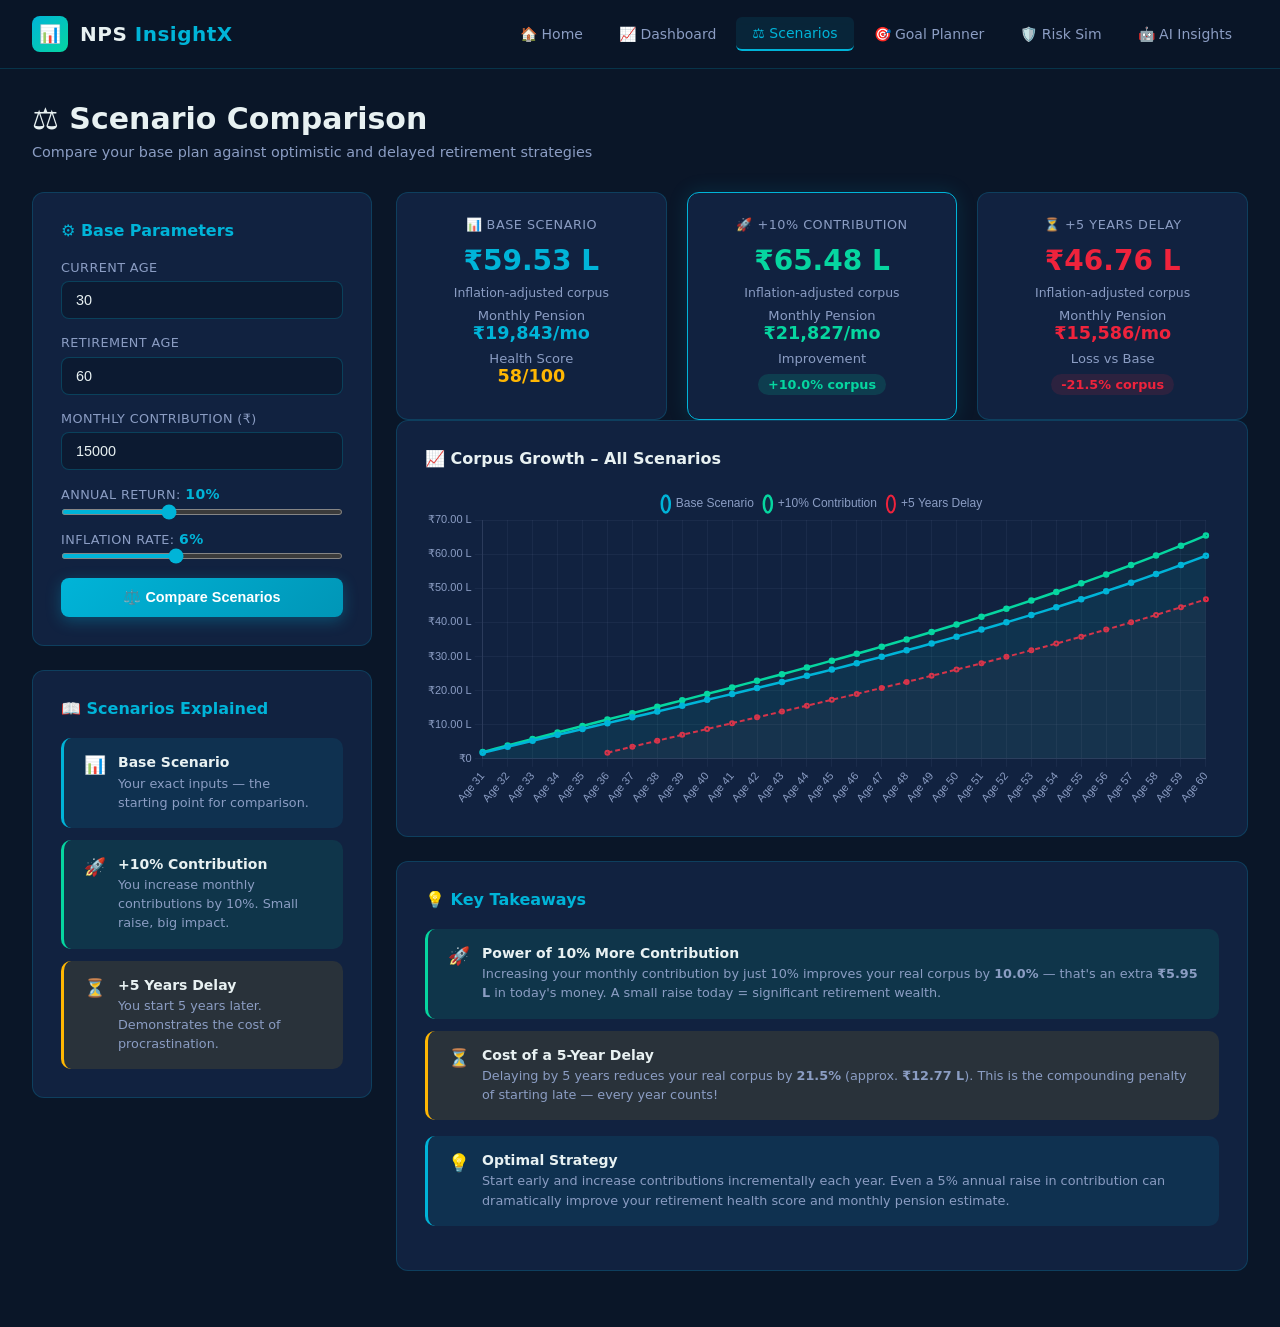
<file: scenario.html>
<!DOCTYPE html>
<html lang="en">
<head>
  <meta charset="UTF-8" />
  <meta name="viewport" content="width=device-width, initial-scale=1.0" />
  <title>Scenario Comparison – NPS InsightX</title>
  <link rel="stylesheet" href="css/styles.css" />
</head>
<body>

  <!-- Navigation -->
  <nav class="navbar">
    <a class="navbar-brand" href="index.html">
      <div class="brand-icon">📊</div>
      <span class="brand-text">NPS <span>InsightX</span></span>
    </a>
    <ul class="nav-links" id="navLinks">
      <li><a href="index.html">🏠 Home</a></li>
      <li><a href="dashboard.html">📈 Dashboard</a></li>
      <li><a href="scenario.html" class="active">⚖️ Scenarios</a></li>
      <li><a href="goal.html">🎯 Goal Planner</a></li>
      <li><a href="risk.html">🛡️ Risk Sim</a></li>
      <li><a href="insights.html">🤖 AI Insights</a></li>
    </ul>
    <div class="hamburger" id="hamburger">
      <span></span><span></span><span></span>
    </div>
  </nav>

  <div class="page-wrapper">
    <div class="page-header">
      <h1>⚖️ Scenario Comparison</h1>
      <p>Compare your base plan against optimistic and delayed retirement strategies</p>
    </div>

    <div class="sidebar-layout">
      <!-- Input Panel -->
      <div>
        <div class="panel fade-in">
          <div class="panel-title">⚙️ Base Parameters</div>
          <div class="form-grid" style="grid-template-columns:1fr">
            <div class="form-group">
              <label>Current Age</label>
              <input type="number" id="scAge" value="30" min="18" max="65" />
            </div>
            <div class="form-group">
              <label>Retirement Age</label>
              <input type="number" id="scRetAge" value="60" min="40" max="70" />
            </div>
            <div class="form-group">
              <label>Monthly Contribution (₹)</label>
              <input type="number" id="scContrib" value="15000" min="500" step="500" />
            </div>
            <div class="form-group">
              <label>Annual Return: <span class="range-value" id="scReturnLabel">10%</span></label>
              <input type="range" id="scReturn" min="4" max="20" value="10" step="0.5"
                oninput="document.getElementById('scReturnLabel').textContent = this.value + '%'" />
            </div>
            <div class="form-group">
              <label>Inflation Rate: <span class="range-value" id="scInflationLabel">6%</span></label>
              <input type="range" id="scInflation" min="2" max="12" value="6" step="0.5"
                oninput="document.getElementById('scInflationLabel').textContent = this.value + '%'" />
            </div>
          </div>
          <br />
          <button class="btn btn-primary btn-full" onclick="runScenarios()">
            ⚖️ Compare Scenarios
          </button>
        </div>

        <!-- Scenario definitions info -->
        <div class="panel fade-in">
          <div class="panel-title">📖 Scenarios Explained</div>
          <div class="alert alert-info" style="margin-bottom:0.75rem">
            <div class="alert-icon">📊</div>
            <div class="alert-body">
              <h4>Base Scenario</h4>
              <p>Your exact inputs — the starting point for comparison.</p>
            </div>
          </div>
          <div class="alert alert-success" style="margin-bottom:0.75rem">
            <div class="alert-icon">🚀</div>
            <div class="alert-body">
              <h4>+10% Contribution</h4>
              <p>You increase monthly contributions by 10%. Small raise, big impact.</p>
            </div>
          </div>
          <div class="alert alert-warning" style="margin-bottom:0">
            <div class="alert-icon">⏳</div>
            <div class="alert-body">
              <h4>+5 Years Delay</h4>
              <p>You start 5 years later. Demonstrates the cost of procrastination.</p>
            </div>
          </div>
        </div>
      </div>

      <!-- Results Area -->
      <div>
        <!-- Compare Cards -->
        <div class="three-col fade-in" id="compareCards">
          <div class="compare-card" id="baseCard">
            <div class="scenario-name">📊 Base Scenario</div>
            <div class="corpus-val" id="baseCorpus">--</div>
            <div style="font-size:0.78rem;color:var(--text-secondary);margin-top:4px">Inflation-adjusted corpus</div>
            <div style="font-size:0.82rem;color:var(--text-secondary);margin-top:8px">Monthly Pension</div>
            <div style="font-size:1.1rem;font-weight:700;color:var(--teal)" id="basePension">--</div>
            <div style="font-size:0.82rem;color:var(--text-secondary);margin-top:8px">Health Score</div>
            <div style="font-size:1.1rem;font-weight:700;color:var(--accent-warn)" id="baseScore">--</div>
          </div>
          <div class="compare-card highlight" id="plusCard">
            <div class="scenario-name">🚀 +10% Contribution</div>
            <div class="corpus-val green" id="plusCorpus">--</div>
            <div style="font-size:0.78rem;color:var(--text-secondary);margin-top:4px">Inflation-adjusted corpus</div>
            <div style="font-size:0.82rem;color:var(--text-secondary);margin-top:8px">Monthly Pension</div>
            <div style="font-size:1.1rem;font-weight:700;color:var(--accent)" id="plusPension">--</div>
            <div style="font-size:0.82rem;color:var(--text-secondary);margin-top:8px">Improvement</div>
            <div class="diff-badge" id="plusImprovement">--</div>
          </div>
          <div class="compare-card" id="delayCard">
            <div class="scenario-name">⏳ +5 Years Delay</div>
            <div class="corpus-val" style="color:var(--accent-danger)" id="delayCorpus">--</div>
            <div style="font-size:0.78rem;color:var(--text-secondary);margin-top:4px">Inflation-adjusted corpus</div>
            <div style="font-size:0.82rem;color:var(--text-secondary);margin-top:8px">Monthly Pension</div>
            <div style="font-size:1.1rem;font-weight:700;color:var(--accent-danger)" id="delayPension">--</div>
            <div style="font-size:0.82rem;color:var(--text-secondary);margin-top:8px">Loss vs Base</div>
            <div class="diff-badge" style="background:rgba(239,35,60,0.12);color:var(--accent-danger)" id="delayLoss">--</div>
          </div>
        </div>

        <!-- Side-by-Side Chart -->
        <div class="chart-panel fade-in">
          <div class="chart-header">
            <div class="chart-title">📈 Corpus Growth – All Scenarios</div>
          </div>
          <div class="chart-container" style="height:320px">
            <canvas id="scenarioChart"></canvas>
          </div>
        </div>

        <!-- Insight Box -->
        <div class="panel fade-in" id="scenarioInsight" style="display:none">
          <div class="panel-title">💡 Key Takeaways</div>
          <div id="insightText"></div>
        </div>
      </div>
    </div>
  </div>

  <script src="js/vendor/chart.umd.min.js"></script>
  <script src="js/main.js"></script>
  <script src="js/scenario.js"></script>
</body>
</html>
</file>
<file: css/styles.css>
/* ============================================
   NPS InsightX - Global Styles
   Navy Blue + Teal Professional Theme
   ============================================ */

:root {
  --navy: #0a1628;
  --navy-mid: #112240;
  --navy-light: #1a3a5c;
  --teal: #00b4d8;
  --teal-dark: #0096b7;
  --teal-light: #48cae4;
  --accent: #06d6a0;
  --accent-warn: #ffb703;
  --accent-danger: #ef233c;
  --text-primary: #e8f1f2;
  --text-secondary: #8b9dc3;
  --card-bg: #112240;
  --card-border: rgba(0, 180, 216, 0.2);
  --gradient-start: #0a1628;
  --gradient-end: #112240;
}

* {
  margin: 0;
  padding: 0;
  box-sizing: border-box;
}

body {
  font-family: 'Segoe UI', system-ui, -apple-system, sans-serif;
  background: var(--navy);
  color: var(--text-primary);
  min-height: 100vh;
  overflow-x: hidden;
}

/* ---- Navigation ---- */
.navbar {
  background: rgba(10, 22, 40, 0.95);
  backdrop-filter: blur(12px);
  border-bottom: 1px solid var(--card-border);
  padding: 1rem 2rem;
  position: sticky;
  top: 0;
  z-index: 1000;
  display: flex;
  align-items: center;
  justify-content: space-between;
}

.navbar-brand {
  display: flex;
  align-items: center;
  gap: 0.75rem;
  text-decoration: none;
}

.brand-icon {
  width: 36px;
  height: 36px;
  background: linear-gradient(135deg, var(--teal), var(--accent));
  border-radius: 8px;
  display: flex;
  align-items: center;
  justify-content: center;
  font-size: 1.1rem;
}

.brand-text {
  font-size: 1.25rem;
  font-weight: 700;
  color: var(--text-primary);
  letter-spacing: 0.5px;
}

.brand-text span {
  color: var(--teal);
}

.nav-links {
  display: flex;
  align-items: center;
  gap: 0.25rem;
  list-style: none;
}

.nav-links a {
  text-decoration: none;
  color: var(--text-secondary);
  padding: 0.5rem 1rem;
  border-radius: 6px;
  font-size: 0.875rem;
  font-weight: 500;
  transition: all 0.2s ease;
  display: flex;
  align-items: center;
  gap: 0.4rem;
}

.nav-links a:hover,
.nav-links a.active {
  color: var(--teal);
  background: rgba(0, 180, 216, 0.1);
}

.nav-links a.active {
  border-bottom: 2px solid var(--teal);
}

.hamburger {
  display: none;
  flex-direction: column;
  gap: 5px;
  cursor: pointer;
  padding: 5px;
}

.hamburger span {
  width: 24px;
  height: 2px;
  background: var(--text-primary);
  border-radius: 2px;
  transition: all 0.3s ease;
}

/* ---- Page Layout ---- */
.page-wrapper {
  max-width: 1280px;
  margin: 0 auto;
  padding: 2rem;
}

.page-header {
  margin-bottom: 2rem;
}

.page-header h1 {
  font-size: 1.875rem;
  font-weight: 700;
  color: var(--text-primary);
  margin-bottom: 0.5rem;
}

.page-header p {
  color: var(--text-secondary);
  font-size: 0.9rem;
}

/* ---- KPI Cards ---- */
.kpi-grid {
  display: grid;
  grid-template-columns: repeat(auto-fit, minmax(220px, 1fr));
  gap: 1.25rem;
  margin-bottom: 2rem;
}

.kpi-card {
  background: var(--card-bg);
  border: 1px solid var(--card-border);
  border-radius: 12px;
  padding: 1.5rem;
  position: relative;
  overflow: hidden;
  transition: transform 0.2s ease, box-shadow 0.2s ease;
}

.kpi-card::before {
  content: '';
  position: absolute;
  top: 0;
  left: 0;
  right: 0;
  height: 3px;
  background: linear-gradient(90deg, var(--teal), var(--accent));
  border-radius: 12px 12px 0 0;
}

.kpi-card:hover {
  transform: translateY(-2px);
  box-shadow: 0 8px 32px rgba(0, 180, 216, 0.15);
}

.kpi-icon {
  width: 44px;
  height: 44px;
  border-radius: 10px;
  display: flex;
  align-items: center;
  justify-content: center;
  font-size: 1.25rem;
  margin-bottom: 1rem;
}

.kpi-icon.teal { background: rgba(0, 180, 216, 0.15); color: var(--teal); }
.kpi-icon.green { background: rgba(6, 214, 160, 0.15); color: var(--accent); }
.kpi-icon.yellow { background: rgba(255, 183, 3, 0.15); color: var(--accent-warn); }
.kpi-icon.red { background: rgba(239, 35, 60, 0.15); color: var(--accent-danger); }

.kpi-value {
  font-size: 1.75rem;
  font-weight: 700;
  color: var(--text-primary);
  margin-bottom: 0.25rem;
  transition: all 0.5s ease;
}

.kpi-label {
  font-size: 0.8rem;
  color: var(--text-secondary);
  text-transform: uppercase;
  letter-spacing: 0.5px;
}

.kpi-badge {
  display: inline-flex;
  align-items: center;
  gap: 4px;
  font-size: 0.75rem;
  padding: 2px 8px;
  border-radius: 20px;
  margin-top: 0.5rem;
}

.kpi-badge.positive { background: rgba(6, 214, 160, 0.15); color: var(--accent); }
.kpi-badge.negative { background: rgba(239, 35, 60, 0.15); color: var(--accent-danger); }
.kpi-badge.neutral { background: rgba(139, 157, 195, 0.15); color: var(--text-secondary); }

/* ---- Form / Input Panels ---- */
.panel {
  background: var(--card-bg);
  border: 1px solid var(--card-border);
  border-radius: 12px;
  padding: 1.75rem;
  margin-bottom: 1.5rem;
}

.panel-title {
  font-size: 1rem;
  font-weight: 600;
  color: var(--teal);
  margin-bottom: 1.25rem;
  display: flex;
  align-items: center;
  gap: 0.5rem;
}

.form-grid {
  display: grid;
  grid-template-columns: repeat(auto-fit, minmax(200px, 1fr));
  gap: 1rem;
}

.form-group {
  display: flex;
  flex-direction: column;
  gap: 0.4rem;
}

.form-group label {
  font-size: 0.8rem;
  color: var(--text-secondary);
  font-weight: 500;
  text-transform: uppercase;
  letter-spacing: 0.4px;
}

.form-group input,
.form-group select {
  background: rgba(10, 22, 40, 0.6);
  border: 1px solid rgba(0, 180, 216, 0.25);
  border-radius: 8px;
  color: var(--text-primary);
  padding: 0.625rem 0.875rem;
  font-size: 0.9rem;
  transition: border-color 0.2s ease, box-shadow 0.2s ease;
  outline: none;
}

.form-group input:focus,
.form-group select:focus {
  border-color: var(--teal);
  box-shadow: 0 0 0 3px rgba(0, 180, 216, 0.1);
}

.form-group input[type="range"] {
  padding: 0;
  cursor: pointer;
  accent-color: var(--teal);
  height: 6px;
}

.range-value {
  font-size: 0.875rem;
  color: var(--teal);
  font-weight: 600;
  text-align: right;
}

/* ---- Buttons ---- */
.btn {
  display: inline-flex;
  align-items: center;
  justify-content: center;
  gap: 0.5rem;
  padding: 0.7rem 1.5rem;
  border-radius: 8px;
  font-size: 0.9rem;
  font-weight: 600;
  cursor: pointer;
  transition: all 0.2s ease;
  border: none;
  text-decoration: none;
}

.btn-primary {
  background: linear-gradient(135deg, var(--teal), var(--teal-dark));
  color: #fff;
  box-shadow: 0 4px 15px rgba(0, 180, 216, 0.3);
}

.btn-primary:hover {
  transform: translateY(-1px);
  box-shadow: 0 6px 20px rgba(0, 180, 216, 0.4);
}

.btn-secondary {
  background: rgba(0, 180, 216, 0.1);
  color: var(--teal);
  border: 1px solid rgba(0, 180, 216, 0.3);
}

.btn-secondary:hover {
  background: rgba(0, 180, 216, 0.2);
}

.btn-accent {
  background: linear-gradient(135deg, var(--accent), #04c896);
  color: var(--navy);
  font-weight: 700;
}

.btn-accent:hover {
  transform: translateY(-1px);
  box-shadow: 0 6px 20px rgba(6, 214, 160, 0.35);
}

.btn-full { width: 100%; }
.btn-lg { padding: 0.9rem 2rem; font-size: 1rem; }

/* ---- Chart Containers ---- */
.chart-panel {
  background: var(--card-bg);
  border: 1px solid var(--card-border);
  border-radius: 12px;
  padding: 1.75rem;
  margin-bottom: 1.5rem;
}

.chart-header {
  display: flex;
  align-items: center;
  justify-content: space-between;
  margin-bottom: 1.25rem;
  flex-wrap: wrap;
  gap: 0.5rem;
}

.chart-title {
  font-size: 1rem;
  font-weight: 600;
  color: var(--text-primary);
  display: flex;
  align-items: center;
  gap: 0.5rem;
}

.chart-container {
  position: relative;
  width: 100%;
}

/* ---- Gauge / Score ---- */
.gauge-wrapper {
  display: flex;
  flex-direction: column;
  align-items: center;
  gap: 0.75rem;
}

.gauge-label {
  font-size: 0.85rem;
  color: var(--text-secondary);
  text-transform: uppercase;
  letter-spacing: 0.5px;
}

.gauge-score {
  font-size: 2.5rem;
  font-weight: 700;
  color: var(--text-primary);
  line-height: 1;
}

.gauge-bar {
  width: 100%;
  height: 8px;
  background: rgba(139, 157, 195, 0.2);
  border-radius: 4px;
  overflow: hidden;
}

.gauge-fill {
  height: 100%;
  border-radius: 4px;
  transition: width 1s ease;
  background: linear-gradient(90deg, var(--accent-danger), var(--accent-warn), var(--accent));
}

/* ---- Progress / Indicator Bars ---- */
.indicator-bar {
  display: flex;
  align-items: center;
  gap: 1rem;
  margin-bottom: 0.75rem;
}

.indicator-label {
  font-size: 0.8rem;
  color: var(--text-secondary);
  width: 140px;
  flex-shrink: 0;
}

.indicator-track {
  flex: 1;
  height: 6px;
  background: rgba(139, 157, 195, 0.15);
  border-radius: 3px;
  overflow: hidden;
}

.indicator-fill {
  height: 100%;
  border-radius: 3px;
  transition: width 0.8s ease;
}

.indicator-fill.teal { background: var(--teal); }
.indicator-fill.green { background: var(--accent); }
.indicator-fill.yellow { background: var(--accent-warn); }
.indicator-fill.red { background: var(--accent-danger); }

.indicator-val {
  font-size: 0.8rem;
  font-weight: 600;
  color: var(--text-primary);
  width: 50px;
  text-align: right;
}

/* ---- Tables ---- */
.data-table {
  width: 100%;
  border-collapse: collapse;
  font-size: 0.875rem;
}

.data-table th {
  padding: 0.75rem 1rem;
  text-align: left;
  font-size: 0.75rem;
  text-transform: uppercase;
  letter-spacing: 0.5px;
  color: var(--text-secondary);
  border-bottom: 1px solid var(--card-border);
}

.data-table td {
  padding: 0.75rem 1rem;
  border-bottom: 1px solid rgba(0, 180, 216, 0.07);
  color: var(--text-primary);
}

.data-table tr:hover td {
  background: rgba(0, 180, 216, 0.04);
}

/* ---- Alerts / Tips ---- */
.alert {
  display: flex;
  gap: 0.75rem;
  padding: 1rem 1.25rem;
  border-radius: 10px;
  margin-bottom: 1rem;
  align-items: flex-start;
}

.alert-icon {
  font-size: 1.1rem;
  flex-shrink: 0;
  margin-top: 1px;
}

.alert-body h4 {
  font-size: 0.875rem;
  font-weight: 600;
  margin-bottom: 0.2rem;
}

.alert-body p {
  font-size: 0.8rem;
  line-height: 1.5;
}

.alert-success { background: rgba(6, 214, 160, 0.1); border-left: 3px solid var(--accent); color: var(--accent); }
.alert-warning { background: rgba(255, 183, 3, 0.1); border-left: 3px solid var(--accent-warn); color: var(--accent-warn); }
.alert-danger { background: rgba(239, 35, 60, 0.1); border-left: 3px solid var(--accent-danger); color: var(--accent-danger); }
.alert-info { background: rgba(0, 180, 216, 0.1); border-left: 3px solid var(--teal); color: var(--teal); }

.alert-body { color: var(--text-primary); }
.alert-body p { color: var(--text-secondary); }

/* ---- Badge / Tag ---- */
.tag {
  display: inline-flex;
  align-items: center;
  gap: 4px;
  font-size: 0.7rem;
  font-weight: 600;
  padding: 3px 10px;
  border-radius: 20px;
  text-transform: uppercase;
  letter-spacing: 0.4px;
}

.tag-teal { background: rgba(0, 180, 216, 0.15); color: var(--teal); }
.tag-green { background: rgba(6, 214, 160, 0.15); color: var(--accent); }
.tag-yellow { background: rgba(255, 183, 3, 0.15); color: var(--accent-warn); }
.tag-red { background: rgba(239, 35, 60, 0.15); color: var(--accent-danger); }

/* ---- Two Column Layout ---- */
.two-col {
  display: grid;
  grid-template-columns: 1fr 1fr;
  gap: 1.5rem;
}

.three-col {
  display: grid;
  grid-template-columns: 1fr 1fr 1fr;
  gap: 1.25rem;
}

/* ---- Sidebar Layout ---- */
.sidebar-layout {
  display: grid;
  grid-template-columns: 340px 1fr;
  gap: 1.5rem;
  align-items: start;
}

/* ---- Insight Cards ---- */
.insight-card {
  background: var(--card-bg);
  border: 1px solid var(--card-border);
  border-radius: 12px;
  padding: 1.5rem;
  transition: transform 0.2s, box-shadow 0.2s;
}

.insight-card:hover {
  transform: translateY(-2px);
  box-shadow: 0 8px 30px rgba(0, 180, 216, 0.12);
}

.insight-card .icon {
  font-size: 1.75rem;
  margin-bottom: 0.75rem;
}

.insight-card h3 {
  font-size: 1rem;
  font-weight: 600;
  margin-bottom: 0.5rem;
  color: var(--text-primary);
}

.insight-card p {
  font-size: 0.85rem;
  color: var(--text-secondary);
  line-height: 1.6;
}

/* ---- Comparison Cards ---- */
.compare-card {
  background: var(--card-bg);
  border: 1px solid var(--card-border);
  border-radius: 12px;
  padding: 1.5rem;
  text-align: center;
}

.compare-card.highlight {
  border-color: var(--teal);
  box-shadow: 0 0 20px rgba(0, 180, 216, 0.15);
}

.compare-card .scenario-name {
  font-size: 0.8rem;
  text-transform: uppercase;
  letter-spacing: 0.5px;
  color: var(--text-secondary);
  margin-bottom: 0.75rem;
}

.compare-card .corpus-val {
  font-size: 1.75rem;
  font-weight: 700;
  color: var(--teal);
  margin-bottom: 0.5rem;
}

.compare-card .corpus-val.green { color: var(--accent); }

.compare-card .diff-badge {
  display: inline-flex;
  align-items: center;
  gap: 4px;
  font-size: 0.8rem;
  font-weight: 600;
  padding: 3px 10px;
  border-radius: 20px;
  background: rgba(6, 214, 160, 0.15);
  color: var(--accent);
  margin-top: 0.5rem;
}

/* ---- Responsive ---- */
@media (max-width: 1024px) {
  .sidebar-layout {
    grid-template-columns: 1fr;
  }
  .three-col {
    grid-template-columns: 1fr 1fr;
  }
}

@media (max-width: 768px) {
  .page-wrapper {
    padding: 1rem;
  }

  .nav-links {
    display: none;
    flex-direction: column;
    position: absolute;
    top: 100%;
    left: 0;
    right: 0;
    background: rgba(10, 22, 40, 0.98);
    padding: 1rem;
    border-bottom: 1px solid var(--card-border);
  }

  .nav-links.open {
    display: flex;
  }

  .hamburger {
    display: flex;
  }

  .two-col,
  .three-col {
    grid-template-columns: 1fr;
  }

  .kpi-grid {
    grid-template-columns: 1fr 1fr;
  }
}

@media (max-width: 480px) {
  .kpi-grid {
    grid-template-columns: 1fr;
  }

  .page-header h1 {
    font-size: 1.5rem;
  }
}

/* ---- Animations ---- */
@keyframes fadeInUp {
  from { opacity: 0; transform: translateY(20px); }
  to   { opacity: 1; transform: translateY(0); }
}

@keyframes countUp {
  from { opacity: 0; }
  to   { opacity: 1; }
}

@keyframes pulse {
  0%, 100% { box-shadow: 0 0 0 0 rgba(0, 180, 216, 0.4); }
  50%       { box-shadow: 0 0 0 8px rgba(0, 180, 216, 0); }
}

.fade-in {
  animation: fadeInUp 0.5s ease both;
}

.fade-in-delay { animation-delay: 0.1s; }
.fade-in-delay-2 { animation-delay: 0.2s; }
.fade-in-delay-3 { animation-delay: 0.3s; }

/* ---- Divider ---- */
.divider {
  border: none;
  border-top: 1px solid var(--card-border);
  margin: 1.5rem 0;
}

/* ---- Tooltip ---- */
.tooltip-text {
  font-size: 0.75rem;
  color: var(--text-secondary);
  margin-top: 0.25rem;
}

/* ---- Loading Spinner ---- */
.spinner {
  width: 20px;
  height: 20px;
  border: 2px solid rgba(0, 180, 216, 0.3);
  border-top-color: var(--teal);
  border-radius: 50%;
  animation: spin 0.6s linear infinite;
}

@keyframes spin { to { transform: rotate(360deg); } }

/* ---- Risk Meter ---- */
.risk-meter {
  display: flex;
  gap: 4px;
  margin-top: 0.5rem;
}

.risk-dot {
  width: 12px;
  height: 12px;
  border-radius: 50%;
  background: rgba(139, 157, 195, 0.2);
  transition: background 0.4s ease;
}

.risk-dot.active-low    { background: var(--accent); }
.risk-dot.active-medium { background: var(--accent-warn); }
.risk-dot.active-high   { background: var(--accent-danger); }

/* ---- Scrollbar ---- */
::-webkit-scrollbar { width: 6px; height: 6px; }
::-webkit-scrollbar-track { background: var(--navy); }
::-webkit-scrollbar-thumb { background: rgba(0, 180, 216, 0.3); border-radius: 3px; }
::-webkit-scrollbar-thumb:hover { background: var(--teal); }
</file>
<file: css/landing.css>
/* ============================================
   Landing Page Specific Styles
   ============================================ */

/* Hero Section */
.hero {
  min-height: calc(100vh - 64px);
  display: flex;
  align-items: center;
  background: radial-gradient(ellipse at 60% 40%, rgba(0, 180, 216, 0.08) 0%, transparent 60%),
              radial-gradient(ellipse at 20% 80%, rgba(6, 214, 160, 0.05) 0%, transparent 50%);
  padding: 4rem 2rem;
  position: relative;
  overflow: hidden;
}

.hero::before {
  content: '';
  position: absolute;
  width: 600px;
  height: 600px;
  border-radius: 50%;
  background: radial-gradient(circle, rgba(0, 180, 216, 0.04) 0%, transparent 70%);
  right: -150px;
  top: -100px;
  pointer-events: none;
}

.hero-inner {
  max-width: 1280px;
  margin: 0 auto;
  width: 100%;
  display: grid;
  grid-template-columns: 1fr 1fr;
  gap: 4rem;
  align-items: center;
}

.hero-badge {
  display: inline-flex;
  align-items: center;
  gap: 6px;
  background: rgba(0, 180, 216, 0.1);
  border: 1px solid rgba(0, 180, 216, 0.25);
  color: var(--teal);
  font-size: 0.75rem;
  font-weight: 600;
  padding: 5px 14px;
  border-radius: 20px;
  text-transform: uppercase;
  letter-spacing: 0.5px;
  margin-bottom: 1.5rem;
}

.hero-title {
  font-size: clamp(2rem, 4vw, 3rem);
  font-weight: 800;
  line-height: 1.15;
  color: var(--text-primary);
  margin-bottom: 1.25rem;
}

.hero-title .highlight {
  background: linear-gradient(135deg, var(--teal), var(--accent));
  -webkit-background-clip: text;
  -webkit-text-fill-color: transparent;
  background-clip: text;
}

.hero-desc {
  font-size: 1.05rem;
  color: var(--text-secondary);
  line-height: 1.7;
  margin-bottom: 2rem;
  max-width: 480px;
}

.hero-actions {
  display: flex;
  gap: 1rem;
  flex-wrap: wrap;
}

.hero-stats {
  display: flex;
  gap: 2rem;
  margin-top: 3rem;
  padding-top: 2rem;
  border-top: 1px solid var(--card-border);
}

.hero-stat-val {
  font-size: 1.5rem;
  font-weight: 700;
  color: var(--teal);
}

.hero-stat-label {
  font-size: 0.75rem;
  color: var(--text-secondary);
  margin-top: 2px;
}

/* Hero Visual */
.hero-visual {
  position: relative;
}

.hero-card {
  background: var(--card-bg);
  border: 1px solid var(--card-border);
  border-radius: 16px;
  padding: 1.5rem;
  box-shadow: 0 20px 60px rgba(0, 0, 0, 0.4);
  position: relative;
  z-index: 1;
}

.hero-chart-placeholder {
  height: 220px;
  border-radius: 10px;
  background: rgba(10, 22, 40, 0.5);
  overflow: hidden;
  position: relative;
  margin-bottom: 1.25rem;
}

.mini-kpis {
  display: grid;
  grid-template-columns: 1fr 1fr 1fr;
  gap: 0.75rem;
}

.mini-kpi {
  background: rgba(10, 22, 40, 0.5);
  border-radius: 10px;
  padding: 0.875rem;
  text-align: center;
}

.mini-kpi-val {
  font-size: 1rem;
  font-weight: 700;
  color: var(--teal);
}

.mini-kpi-val.green { color: var(--accent); }
.mini-kpi-val.yellow { color: var(--accent-warn); }

.mini-kpi-label {
  font-size: 0.7rem;
  color: var(--text-secondary);
  margin-top: 2px;
}

/* Features Section */
.features {
  padding: 5rem 2rem;
  background: linear-gradient(180deg, var(--navy) 0%, var(--navy-mid) 100%);
}

.features-inner {
  max-width: 1280px;
  margin: 0 auto;
}

.section-header {
  text-align: center;
  margin-bottom: 3rem;
}

.section-tag {
  display: inline-block;
  background: rgba(0, 180, 216, 0.1);
  color: var(--teal);
  font-size: 0.75rem;
  font-weight: 600;
  padding: 4px 14px;
  border-radius: 20px;
  text-transform: uppercase;
  letter-spacing: 0.5px;
  margin-bottom: 1rem;
}

.section-title {
  font-size: clamp(1.5rem, 3vw, 2.25rem);
  font-weight: 700;
  color: var(--text-primary);
  margin-bottom: 0.75rem;
}

.section-subtitle {
  color: var(--text-secondary);
  font-size: 1rem;
  max-width: 560px;
  margin: 0 auto;
  line-height: 1.6;
}

.features-grid {
  display: grid;
  grid-template-columns: repeat(auto-fit, minmax(300px, 1fr));
  gap: 1.5rem;
}

.feature-card {
  background: var(--card-bg);
  border: 1px solid var(--card-border);
  border-radius: 14px;
  padding: 2rem;
  transition: transform 0.25s ease, box-shadow 0.25s ease;
}

.feature-card:hover {
  transform: translateY(-4px);
  box-shadow: 0 12px 40px rgba(0, 180, 216, 0.12);
  border-color: rgba(0, 180, 216, 0.35);
}

.feature-icon {
  width: 52px;
  height: 52px;
  border-radius: 12px;
  display: flex;
  align-items: center;
  justify-content: center;
  font-size: 1.5rem;
  margin-bottom: 1.25rem;
}

.feature-title {
  font-size: 1.05rem;
  font-weight: 600;
  color: var(--text-primary);
  margin-bottom: 0.6rem;
}

.feature-desc {
  font-size: 0.875rem;
  color: var(--text-secondary);
  line-height: 1.65;
}

.feature-link {
  display: inline-flex;
  align-items: center;
  gap: 4px;
  color: var(--teal);
  font-size: 0.8rem;
  font-weight: 600;
  text-decoration: none;
  margin-top: 1rem;
  transition: gap 0.2s;
}

.feature-link:hover { gap: 8px; }

/* How It Works */
.how-it-works {
  padding: 5rem 2rem;
}

.how-it-works-inner {
  max-width: 1280px;
  margin: 0 auto;
}

.steps-grid {
  display: grid;
  grid-template-columns: repeat(auto-fit, minmax(220px, 1fr));
  gap: 1.5rem;
  counter-reset: step;
}

.step-card {
  background: var(--card-bg);
  border: 1px solid var(--card-border);
  border-radius: 14px;
  padding: 2rem;
  position: relative;
  text-align: center;
}

.step-number {
  width: 40px;
  height: 40px;
  border-radius: 50%;
  background: linear-gradient(135deg, var(--teal), var(--accent));
  color: var(--navy);
  font-size: 1rem;
  font-weight: 700;
  display: flex;
  align-items: center;
  justify-content: center;
  margin: 0 auto 1.25rem;
}

.step-title {
  font-size: 0.95rem;
  font-weight: 600;
  color: var(--text-primary);
  margin-bottom: 0.5rem;
}

.step-desc {
  font-size: 0.82rem;
  color: var(--text-secondary);
  line-height: 1.6;
}

/* CTA Section */
.cta-section {
  padding: 5rem 2rem;
  background: linear-gradient(135deg, rgba(0, 180, 216, 0.08) 0%, rgba(6, 214, 160, 0.05) 100%);
  border-top: 1px solid var(--card-border);
  border-bottom: 1px solid var(--card-border);
}

.cta-inner {
  max-width: 700px;
  margin: 0 auto;
  text-align: center;
}

.cta-title {
  font-size: clamp(1.75rem, 3vw, 2.5rem);
  font-weight: 800;
  color: var(--text-primary);
  margin-bottom: 1rem;
}

.cta-desc {
  color: var(--text-secondary);
  font-size: 1.05rem;
  line-height: 1.7;
  margin-bottom: 2rem;
}

/* Footer */
footer {
  padding: 2rem;
  text-align: center;
  border-top: 1px solid var(--card-border);
  color: var(--text-secondary);
  font-size: 0.8rem;
}

footer a {
  color: var(--teal);
  text-decoration: none;
}

/* Responsive Landing */
@media (max-width: 900px) {
  .hero-inner {
    grid-template-columns: 1fr;
    gap: 2.5rem;
  }
  .hero-visual {
    display: none;
  }
}

@media (max-width: 600px) {
  .hero-stats {
    flex-wrap: wrap;
    gap: 1rem;
  }
}
</file>
